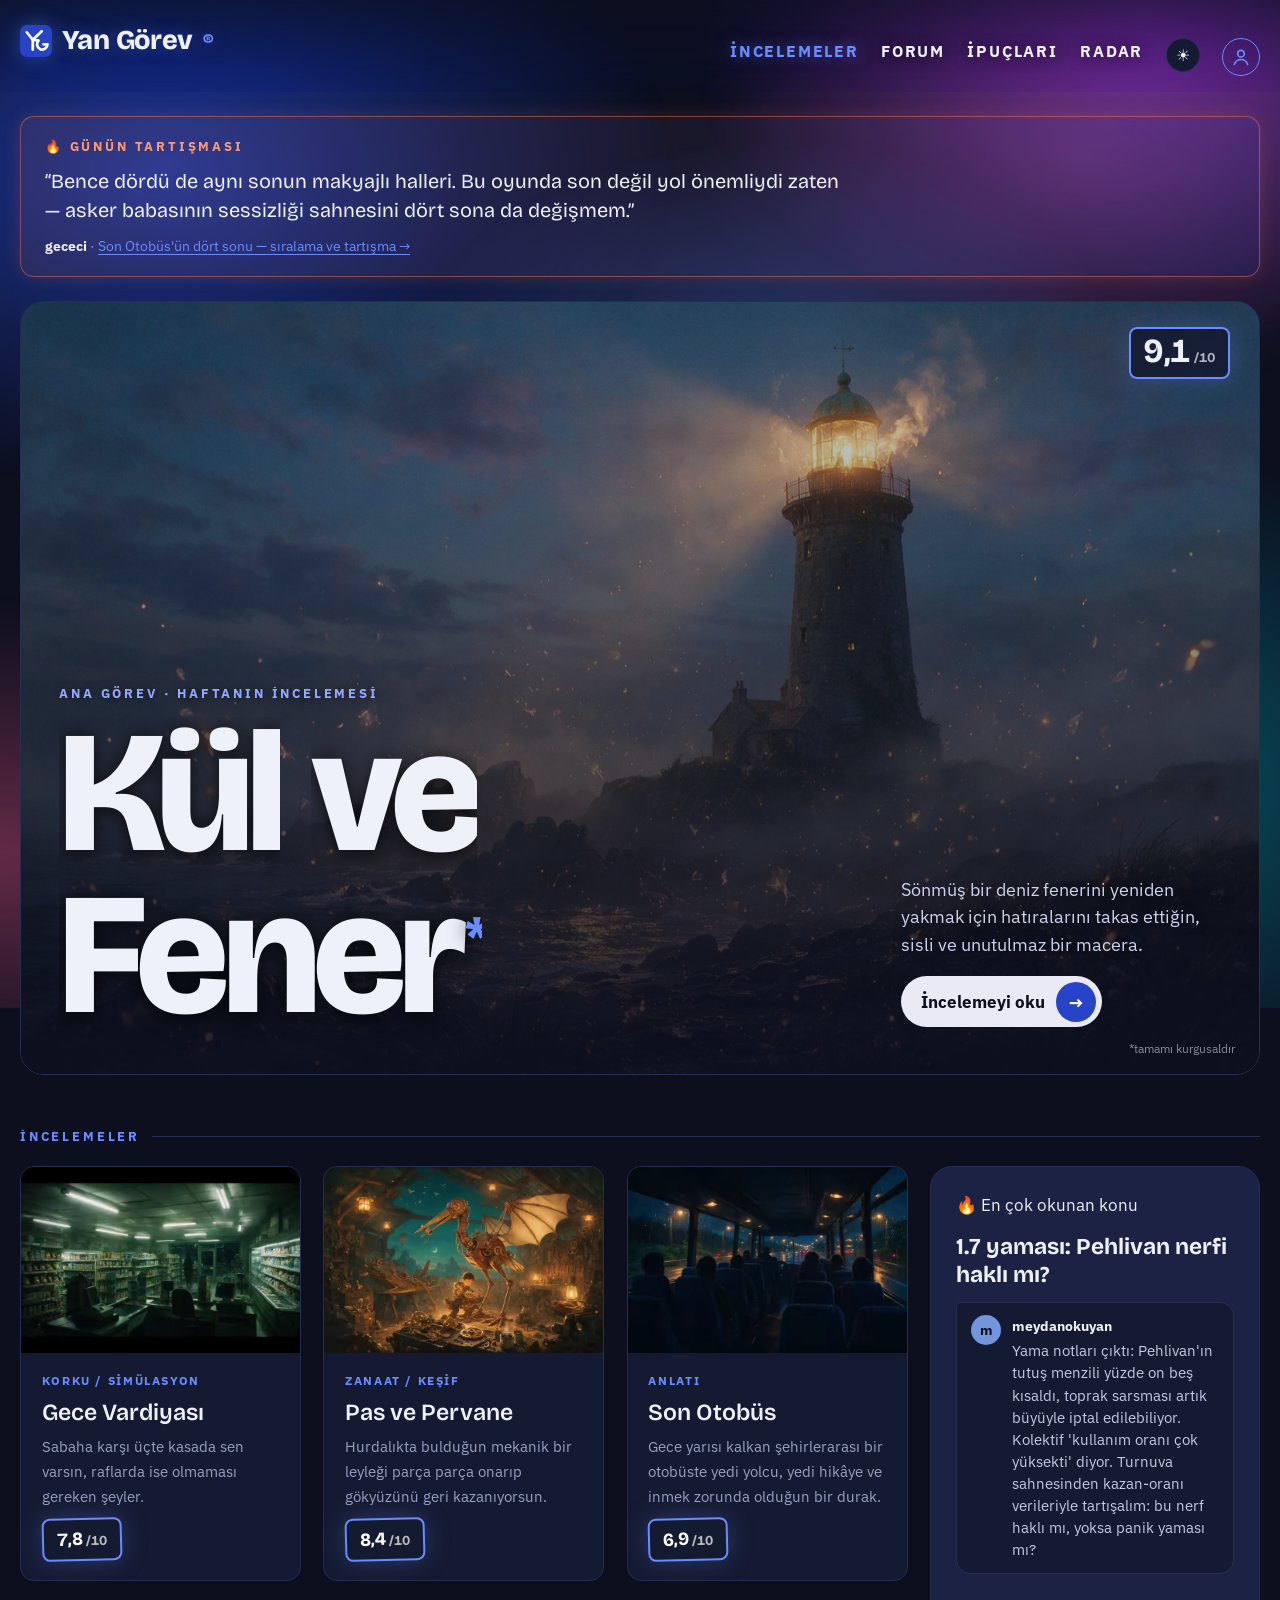
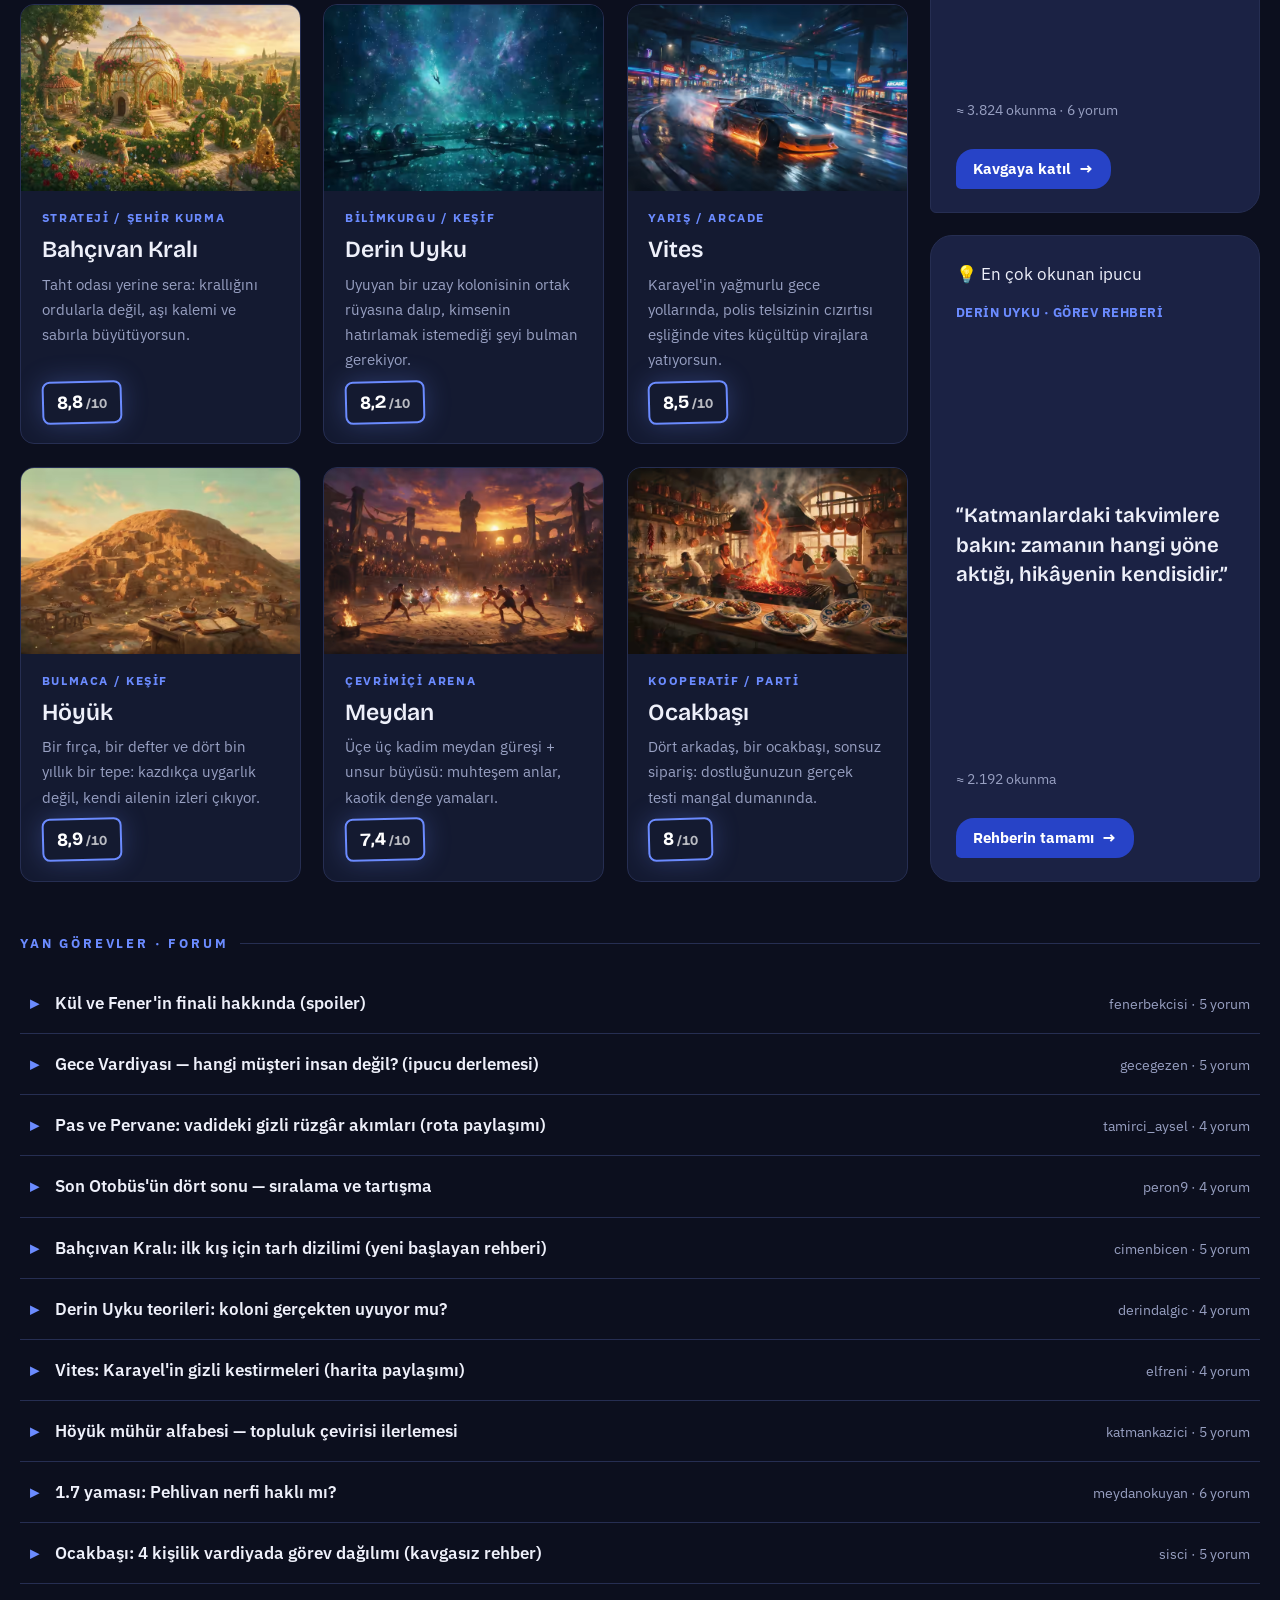
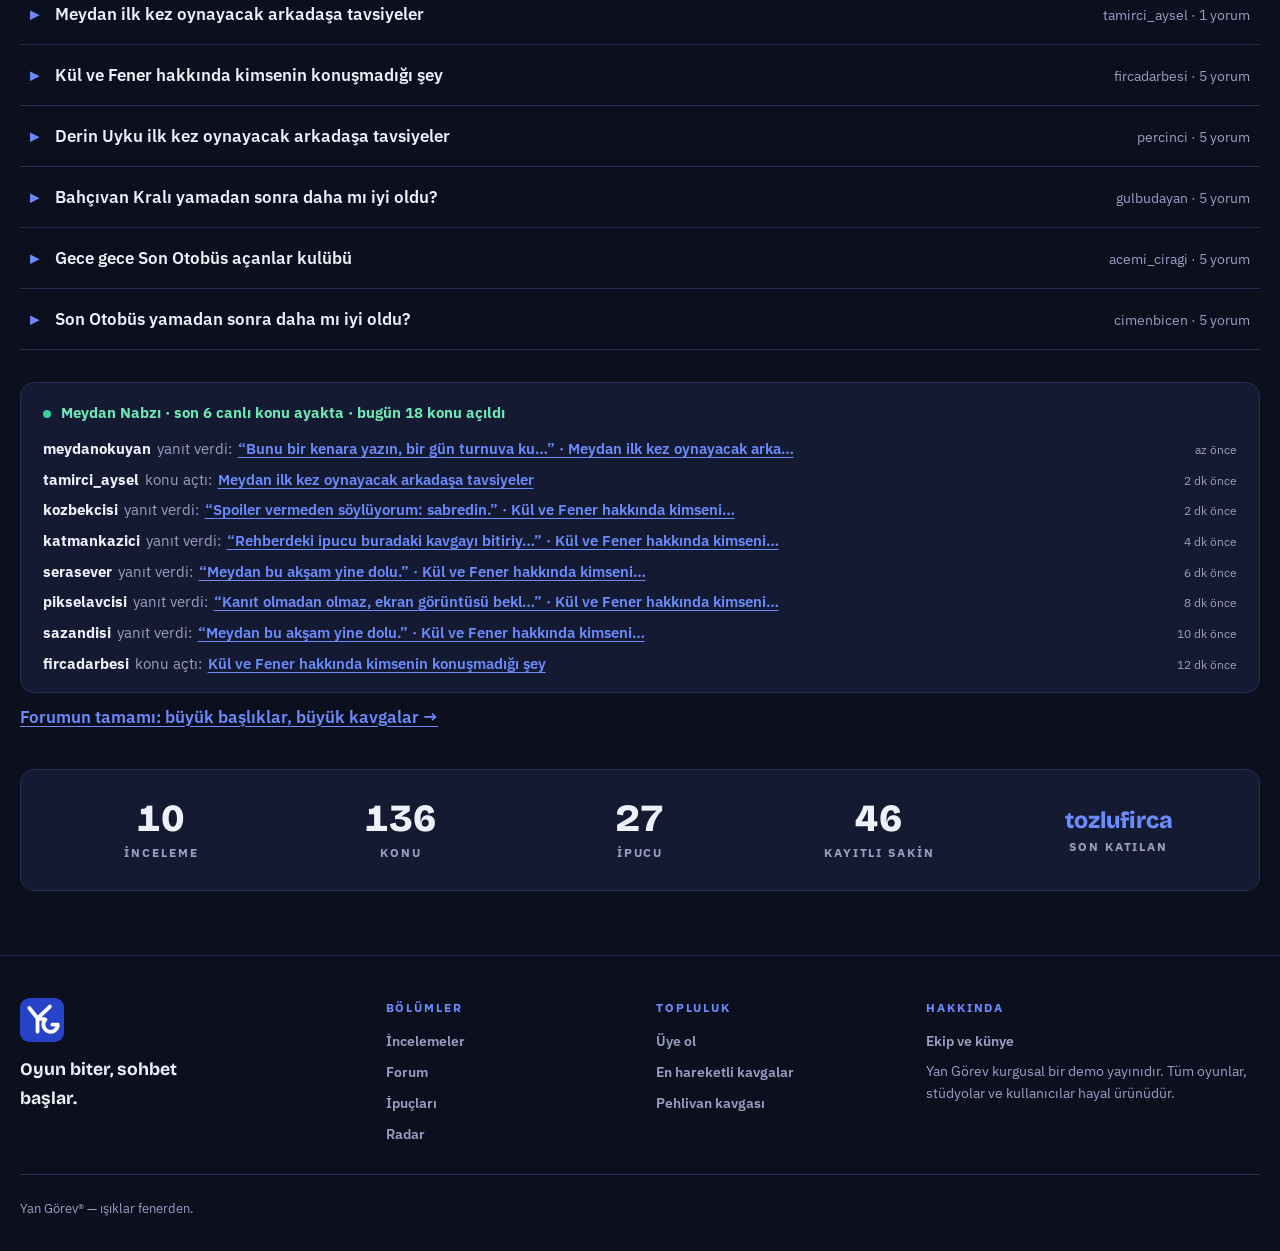
<file: index.html>
<!DOCTYPE html>
<html lang="tr">
<head>
  <meta charset="UTF-8">
  <meta name="viewport" content="width=device-width, initial-scale=1.0">
  <title>Yan Görev — Oyun İncelemeleri ve Forum</title>
  <meta name="description" content="Yan Görev: kurgusal oyun inceleme dergisi ve topluluk forumu demosu.">
  <script>document.documentElement.dataset.tema = localStorage.getItem("yg-tema") || "gece";</script>
  <link rel="icon" href="favicon.svg" type="image/svg+xml">
  <link rel="apple-touch-icon" href="apple-touch-icon.png">
  <link rel="manifest" href="manifest.webmanifest">
  <meta name="theme-color" content="#0c0f1e">
  <link rel="canonical" href="https://yan-gorev.vercel.app/">
  <link rel="preload" as="image" type="image/avif" imagesrcset="img/orta/kul-ve-fener.avif 720w, img/kul-ve-fener.avif 1400w" imagesizes="100vw" fetchpriority="high">
  <meta property="og:site_name" content="Yan Görev">
  <meta property="og:title" content="Yan Görev — Oyun İncelemeleri ve Forum">
  <meta property="og:description" content="Yan Görev: kurgusal oyun inceleme dergisi ve topluluk forumu demosu.">
  <meta property="og:image" content="https://yan-gorev.vercel.app/og.jpg">
  <meta property="og:type" content="website">
  <meta name="twitter:card" content="summary_large_image">
  <link rel="preconnect" href="https://fonts.googleapis.com">
  <link rel="preconnect" href="https://fonts.gstatic.com" crossorigin>
  <link href="https://fonts.googleapis.com/css2?family=Bricolage+Grotesque:opsz,wght@12..96,400..800&family=IBM+Plex+Sans:wght@400;600;700&display=swap" rel="stylesheet">
  <link rel="stylesheet" href="css/styles.css">
  <script type="application/ld+json">{"@context":"https://schema.org","@type":"ItemList","name":"Yan Görev — Oyun İncelemeleri","description":"Kurgusal oyun inceleme dergisi ve topluluk forumu demosu.","itemListElement":[{"@type":"ListItem","position":1,"url":"https://yan-gorev.vercel.app/oyun.html?id=kul-ve-fener","name":"Kül ve Fener incelemesi"},{"@type":"ListItem","position":2,"url":"https://yan-gorev.vercel.app/oyun.html?id=gece-vardiyasi","name":"Gece Vardiyası incelemesi"},{"@type":"ListItem","position":3,"url":"https://yan-gorev.vercel.app/oyun.html?id=pas-ve-pervane","name":"Pas ve Pervane incelemesi"},{"@type":"ListItem","position":4,"url":"https://yan-gorev.vercel.app/oyun.html?id=son-otobus","name":"Son Otobüs incelemesi"},{"@type":"ListItem","position":5,"url":"https://yan-gorev.vercel.app/oyun.html?id=bahcivan-krali","name":"Bahçıvan Kralı incelemesi"},{"@type":"ListItem","position":6,"url":"https://yan-gorev.vercel.app/oyun.html?id=derin-uyku","name":"Derin Uyku incelemesi"},{"@type":"ListItem","position":7,"url":"https://yan-gorev.vercel.app/oyun.html?id=vites","name":"Vites incelemesi"},{"@type":"ListItem","position":8,"url":"https://yan-gorev.vercel.app/oyun.html?id=hoyuk","name":"Höyük incelemesi"},{"@type":"ListItem","position":9,"url":"https://yan-gorev.vercel.app/oyun.html?id=meydan","name":"Meydan incelemesi"},{"@type":"ListItem","position":10,"url":"https://yan-gorev.vercel.app/oyun.html?id=ocakbasi","name":"Ocakbaşı incelemesi"}]}</script>
</head>
<body>
  <a class="atla" href="#icerik">İçeriğe atla</a>
  <header class="site-header">
    <a class="logo" href="index.html"><img class="logo-isaret" src="favicon.svg" alt="">Yan Görev</a>
    <nav>
      <a href="index.html#incelemeler">İncelemeler</a>
      <a href="forum.html">Forum</a>
      <a href="ipuclari.html">İpuçları</a>
      <a href="radar.html">Radar</a>
      <a href="uye.html" id="nav-profil" class="nav-profil" aria-label="Giriş ve üyelik"><svg viewBox="0 0 24 24" width="20" height="20" fill="none" stroke="currentColor" stroke-width="2" stroke-linecap="round" stroke-linejoin="round" aria-hidden="true"><circle cx="12" cy="8" r="4"/><path d="M4 21c1.5-4.2 4.8-6 8-6s6.5 1.8 8 6"/></svg></a>
    </nav>
  </header>
  <main id="icerik"></main>
  <noscript>
    <div style="max-width:70ch;margin:2rem auto;padding:0 1.25rem">
      <h1>Yan Görev — Oyun İncelemeleri ve Forum</h1>
      <p>Kurgusal oyun inceleme dergisi ve topluluk forumu demosu. Site JavaScript ile çalışır; incelemeler:</p>
      <ul><li><a href="oyun.html?id=kul-ve-fener">Kül ve Fener incelemesi</a></li><li><a href="oyun.html?id=gece-vardiyasi">Gece Vardiyası incelemesi</a></li><li><a href="oyun.html?id=pas-ve-pervane">Pas ve Pervane incelemesi</a></li><li><a href="oyun.html?id=son-otobus">Son Otobüs incelemesi</a></li><li><a href="oyun.html?id=bahcivan-krali">Bahçıvan Kralı incelemesi</a></li><li><a href="oyun.html?id=derin-uyku">Derin Uyku incelemesi</a></li><li><a href="oyun.html?id=vites">Vites incelemesi</a></li><li><a href="oyun.html?id=hoyuk">Höyük incelemesi</a></li><li><a href="oyun.html?id=meydan">Meydan incelemesi</a></li><li><a href="oyun.html?id=ocakbasi">Ocakbaşı incelemesi</a></li></ul>
      <p><a href="forum.html">Yan Görev Forum</a></p>
    </div>
  </noscript>
  <footer class="site-footer">
    <div class="footer-ust">
      <div class="footer-marka">
        <img class="footer-logo" src="favicon.svg" alt="Yan Görev logosu">
        <p class="footer-slogan">Oyun biter, sohbet başlar.</p>
      </div>
      <nav class="footer-kolon" aria-label="Bölümler">
        <p class="footer-baslik">Bölümler</p>
        <a href="index.html#incelemeler">İncelemeler</a>
        <a href="forum.html">Forum</a>
        <a href="ipuclari.html">İpuçları</a>
        <a href="radar.html">Radar</a>
      </nav>
      <nav class="footer-kolon" aria-label="Topluluk">
        <p class="footer-baslik">Topluluk</p>
        <a href="uye.html">Üye ol</a>
        <a href="forum.html?sirala=hareketli">En hareketli kavgalar</a>
        <a href="konu.html?id=meydan-denge">Pehlivan kavgası</a>
      </nav>
      <div class="footer-kolon">
        <p class="footer-baslik">Hakkında</p>
        <a href="ekip.html">Ekip ve künye</a>
        <p class="footer-not">Yan Görev kurgusal bir demo yayınıdır. Tüm oyunlar, stüdyolar ve kullanıcılar hayal ürünüdür.</p>
      </div>
    </div>
    <p class="footer-alt">Yan Görev® — ışıklar fenerden.</p>
  </footer>
  <script src="js/data.js" defer></script>
  <script src="js/app.js" defer></script>
</body>
</html>
</file>
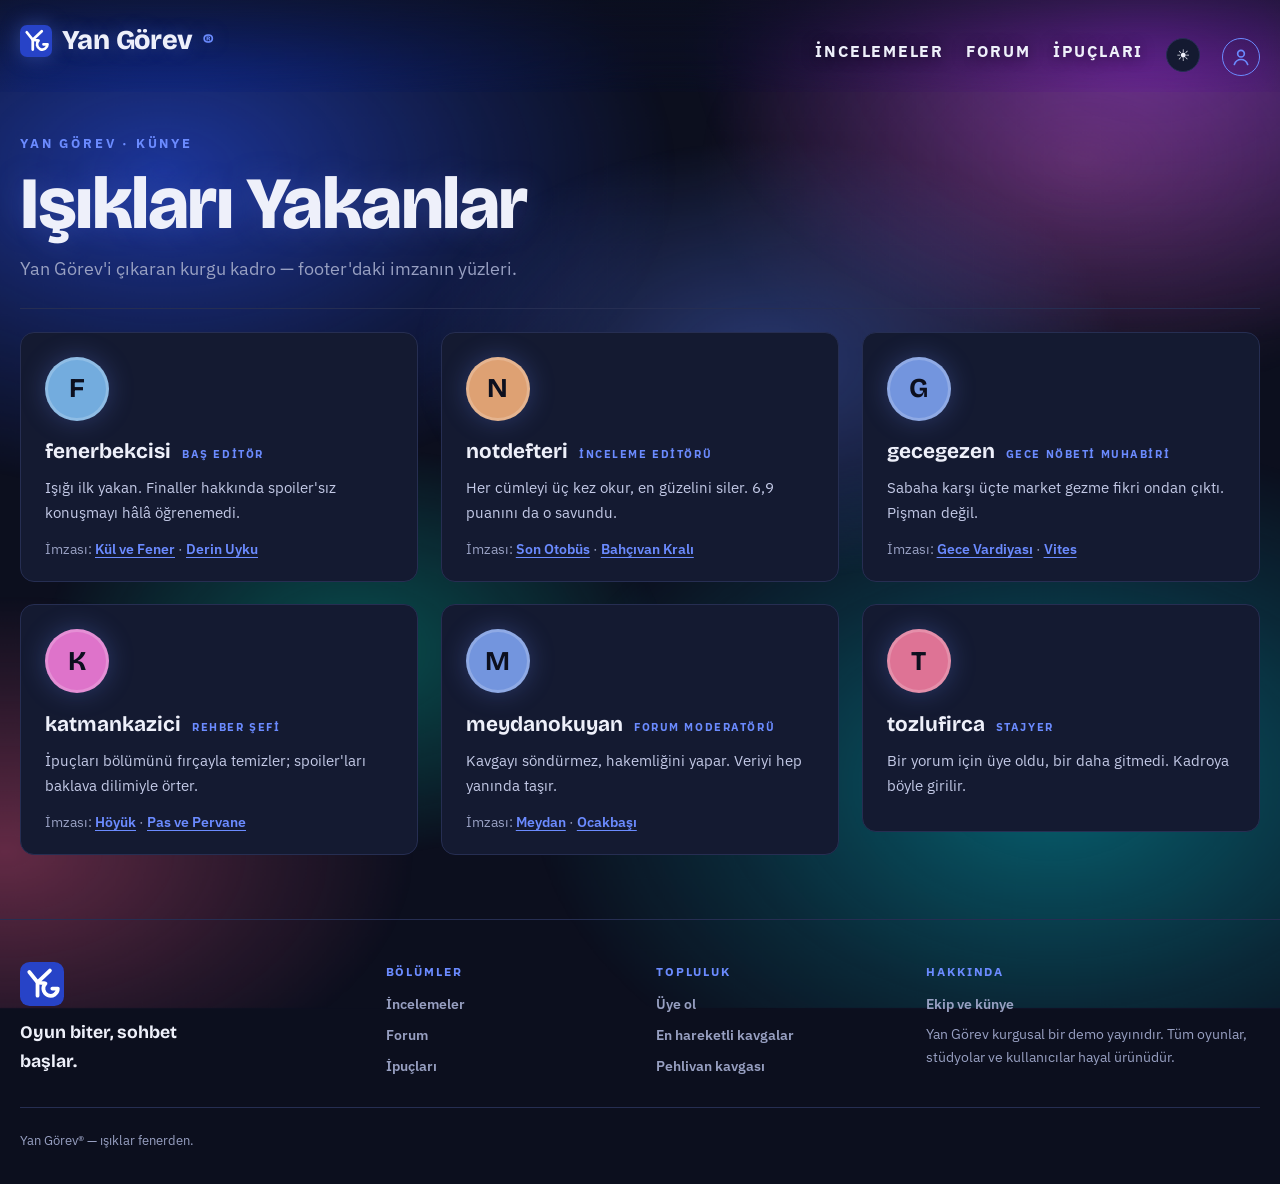
<file: ekip.html>
<!DOCTYPE html>
<html lang="tr">
<head>
  <meta charset="UTF-8">
  <meta name="viewport" content="width=device-width, initial-scale=1.0">
  <title>Ekip ve Künye — Yan Görev</title>
  <meta name="description" content="Yan Görev künyesi: dergiyi çıkaran kurgu kadro.">
  <script>document.documentElement.dataset.tema = localStorage.getItem("yg-tema") || "gece";</script>
  <link rel="icon" href="favicon.svg" type="image/svg+xml">
  <link rel="apple-touch-icon" href="apple-touch-icon.png">
  <link rel="manifest" href="manifest.webmanifest">
  <meta name="theme-color" content="#0c0f1e">
  <meta property="og:site_name" content="Yan Görev">
  <meta property="og:title" content="Ekip ve Künye — Yan Görev">
  <meta property="og:description" content="Dergiyi çıkaran kurgu kadro.">
  <meta property="og:image" content="https://yan-gorev.vercel.app/og.jpg">
  <meta property="og:type" content="website">
  <meta name="twitter:card" content="summary_large_image">
  <link rel="preconnect" href="https://fonts.googleapis.com">
  <link rel="preconnect" href="https://fonts.gstatic.com" crossorigin>
  <link href="https://fonts.googleapis.com/css2?family=Bricolage+Grotesque:opsz,wght@12..96,400..800&family=IBM+Plex+Sans:wght@400;600;700&display=swap" rel="stylesheet">
  <link rel="stylesheet" href="css/styles.css">
</head>
<body>
  <a class="atla" href="#icerik">İçeriğe atla</a>
  <header class="site-header">
    <a class="logo" href="index.html"><img class="logo-isaret" src="favicon.svg" alt="">Yan Görev</a>
    <nav>
      <a href="index.html#incelemeler">İncelemeler</a>
      <a href="forum.html">Forum</a>
      <a href="ipuclari.html">İpuçları</a>
      <a href="uye.html" id="nav-profil" class="nav-profil" aria-label="Giriş ve üyelik"><svg viewBox="0 0 24 24" width="20" height="20" fill="none" stroke="currentColor" stroke-width="2" stroke-linecap="round" stroke-linejoin="round" aria-hidden="true"><circle cx="12" cy="8" r="4"/><path d="M4 21c1.5-4.2 4.8-6 8-6s6.5 1.8 8 6"/></svg></a>
    </nav>
  </header>
  <main id="icerik"></main>
  <footer class="site-footer">
    <div class="footer-ust">
      <div class="footer-marka">
        <img class="footer-logo" src="favicon.svg" alt="Yan Görev logosu">
        <p class="footer-slogan">Oyun biter, sohbet başlar.</p>
      </div>
      <nav class="footer-kolon" aria-label="Bölümler">
        <p class="footer-baslik">Bölümler</p>
        <a href="index.html#incelemeler">İncelemeler</a>
        <a href="forum.html">Forum</a>
        <a href="ipuclari.html">İpuçları</a>
      </nav>
      <nav class="footer-kolon" aria-label="Topluluk">
        <p class="footer-baslik">Topluluk</p>
        <a href="uye.html">Üye ol</a>
        <a href="forum.html?sirala=hareketli">En hareketli kavgalar</a>
        <a href="konu.html?id=meydan-denge">Pehlivan kavgası</a>
      </nav>
      <div class="footer-kolon">
        <p class="footer-baslik">Hakkında</p>
        <a href="ekip.html">Ekip ve künye</a>
        <p class="footer-not">Yan Görev kurgusal bir demo yayınıdır. Tüm oyunlar, stüdyolar ve kullanıcılar hayal ürünüdür.</p>
      </div>
    </div>
    <p class="footer-alt">Yan Görev® — ışıklar fenerden.</p>
  </footer>
  <script src="js/data.js" defer></script>
  <script src="js/app.js" defer></script>
</body>
</html>
</file>
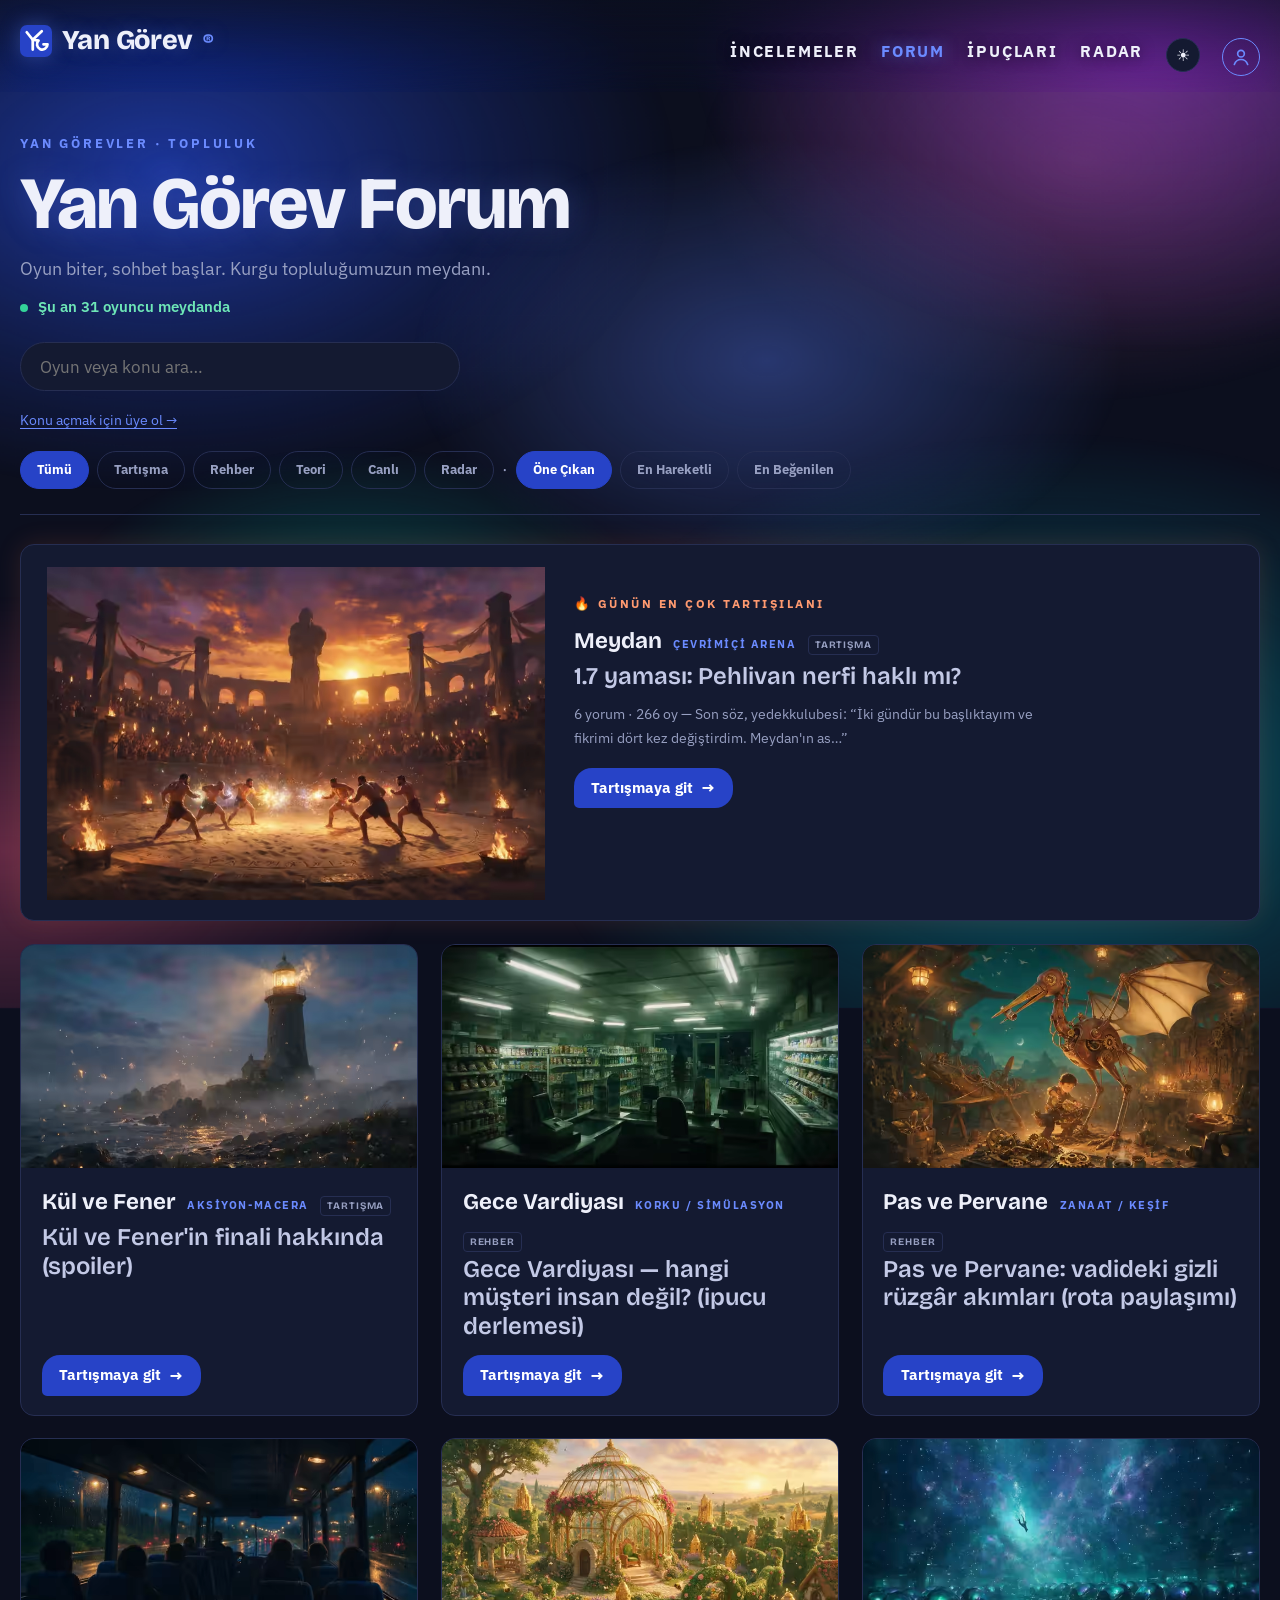
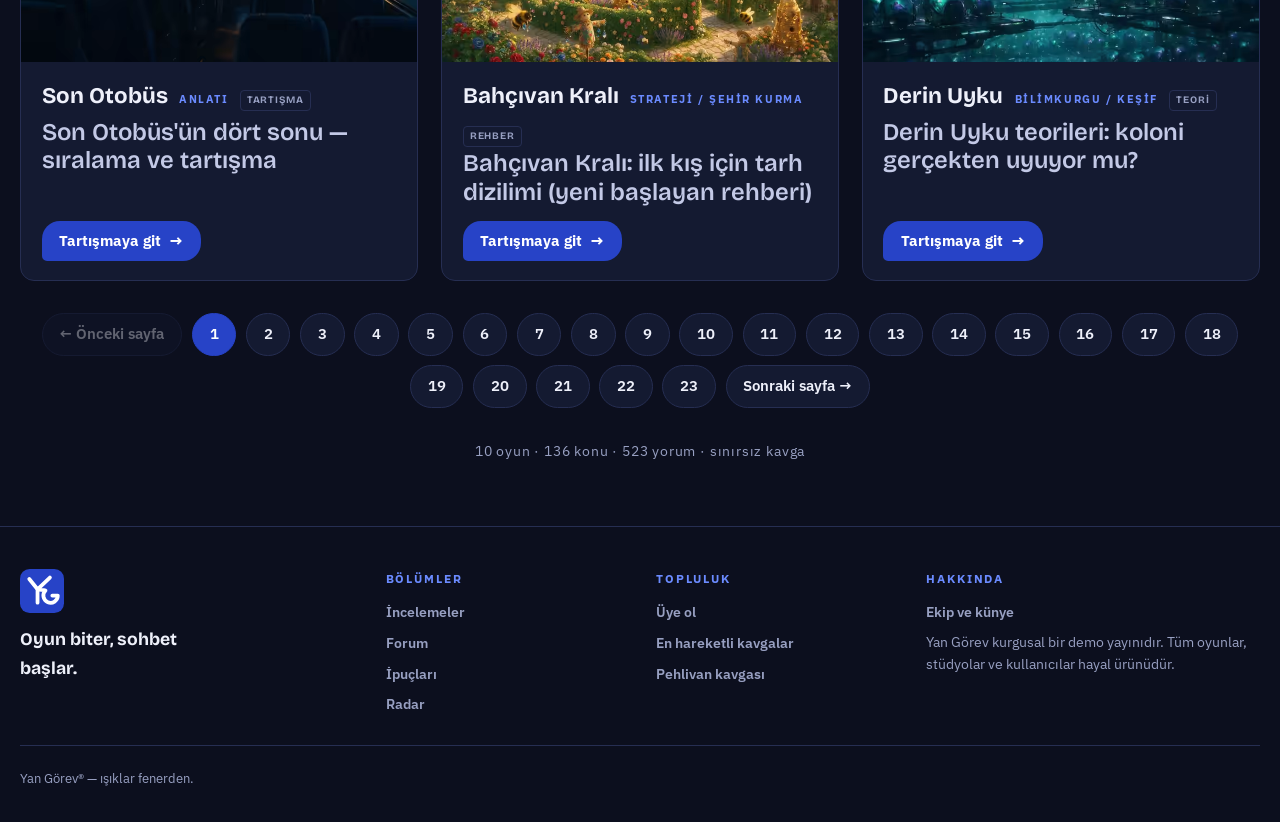
<file: forum.html>
<!DOCTYPE html>
<html lang="tr">
<head>
  <meta charset="UTF-8">
  <meta name="viewport" content="width=device-width, initial-scale=1.0">
  <title>Yan Görev Forum</title>
  <meta name="description" content="Yan Görev Forum: kurgu oyun topluluğumuzun tartışma meydanı.">
  <script>document.documentElement.dataset.tema = localStorage.getItem("yg-tema") || "gece";</script>
  <link rel="icon" href="favicon.svg" type="image/svg+xml">
  <link rel="apple-touch-icon" href="apple-touch-icon.png">
  <link rel="manifest" href="manifest.webmanifest">
  <meta name="theme-color" content="#0c0f1e">
  <link rel="canonical" href="https://yan-gorev.vercel.app/forum.html">
  <meta property="og:site_name" content="Yan Görev">
  <meta property="og:title" content="Yan Görev Forum">
  <meta property="og:description" content="Yan Görev Forum: kurgu oyun topluluğumuzun tartışma meydanı.">
  <meta property="og:image" content="https://yan-gorev.vercel.app/og.jpg">
  <meta property="og:type" content="website">
  <meta name="twitter:card" content="summary_large_image">
  <link rel="preconnect" href="https://fonts.googleapis.com">
  <link rel="preconnect" href="https://fonts.gstatic.com" crossorigin>
  <link href="https://fonts.googleapis.com/css2?family=Bricolage+Grotesque:opsz,wght@12..96,400..800&family=IBM+Plex+Sans:wght@400;600;700&display=swap" rel="stylesheet">
  <link rel="stylesheet" href="css/styles.css">
</head>
<body>
  <a class="atla" href="#icerik">İçeriğe atla</a>
  <header class="site-header">
    <a class="logo" href="index.html"><img class="logo-isaret" src="favicon.svg" alt="">Yan Görev</a>
    <nav>
      <a href="index.html#incelemeler">İncelemeler</a>
      <a href="forum.html">Forum</a>
      <a href="ipuclari.html">İpuçları</a>
      <a href="radar.html">Radar</a>
      <a href="uye.html" id="nav-profil" class="nav-profil" aria-label="Giriş ve üyelik"><svg viewBox="0 0 24 24" width="20" height="20" fill="none" stroke="currentColor" stroke-width="2" stroke-linecap="round" stroke-linejoin="round" aria-hidden="true"><circle cx="12" cy="8" r="4"/><path d="M4 21c1.5-4.2 4.8-6 8-6s6.5 1.8 8 6"/></svg></a>
    </nav>
  </header>
  <main id="icerik"></main>
  <footer class="site-footer">
    <div class="footer-ust">
      <div class="footer-marka">
        <img class="footer-logo" src="favicon.svg" alt="Yan Görev logosu">
        <p class="footer-slogan">Oyun biter, sohbet başlar.</p>
      </div>
      <nav class="footer-kolon" aria-label="Bölümler">
        <p class="footer-baslik">Bölümler</p>
        <a href="index.html#incelemeler">İncelemeler</a>
        <a href="forum.html">Forum</a>
        <a href="ipuclari.html">İpuçları</a>
        <a href="radar.html">Radar</a>
      </nav>
      <nav class="footer-kolon" aria-label="Topluluk">
        <p class="footer-baslik">Topluluk</p>
        <a href="uye.html">Üye ol</a>
        <a href="forum.html?sirala=hareketli">En hareketli kavgalar</a>
        <a href="konu.html?id=meydan-denge">Pehlivan kavgası</a>
      </nav>
      <div class="footer-kolon">
        <p class="footer-baslik">Hakkında</p>
        <a href="ekip.html">Ekip ve künye</a>
        <p class="footer-not">Yan Görev kurgusal bir demo yayınıdır. Tüm oyunlar, stüdyolar ve kullanıcılar hayal ürünüdür.</p>
      </div>
    </div>
    <p class="footer-alt">Yan Görev® — ışıklar fenerden.</p>
  </footer>
  <script src="js/data.js" defer></script>
  <script src="js/app.js" defer></script>
</body>
</html>
</file>
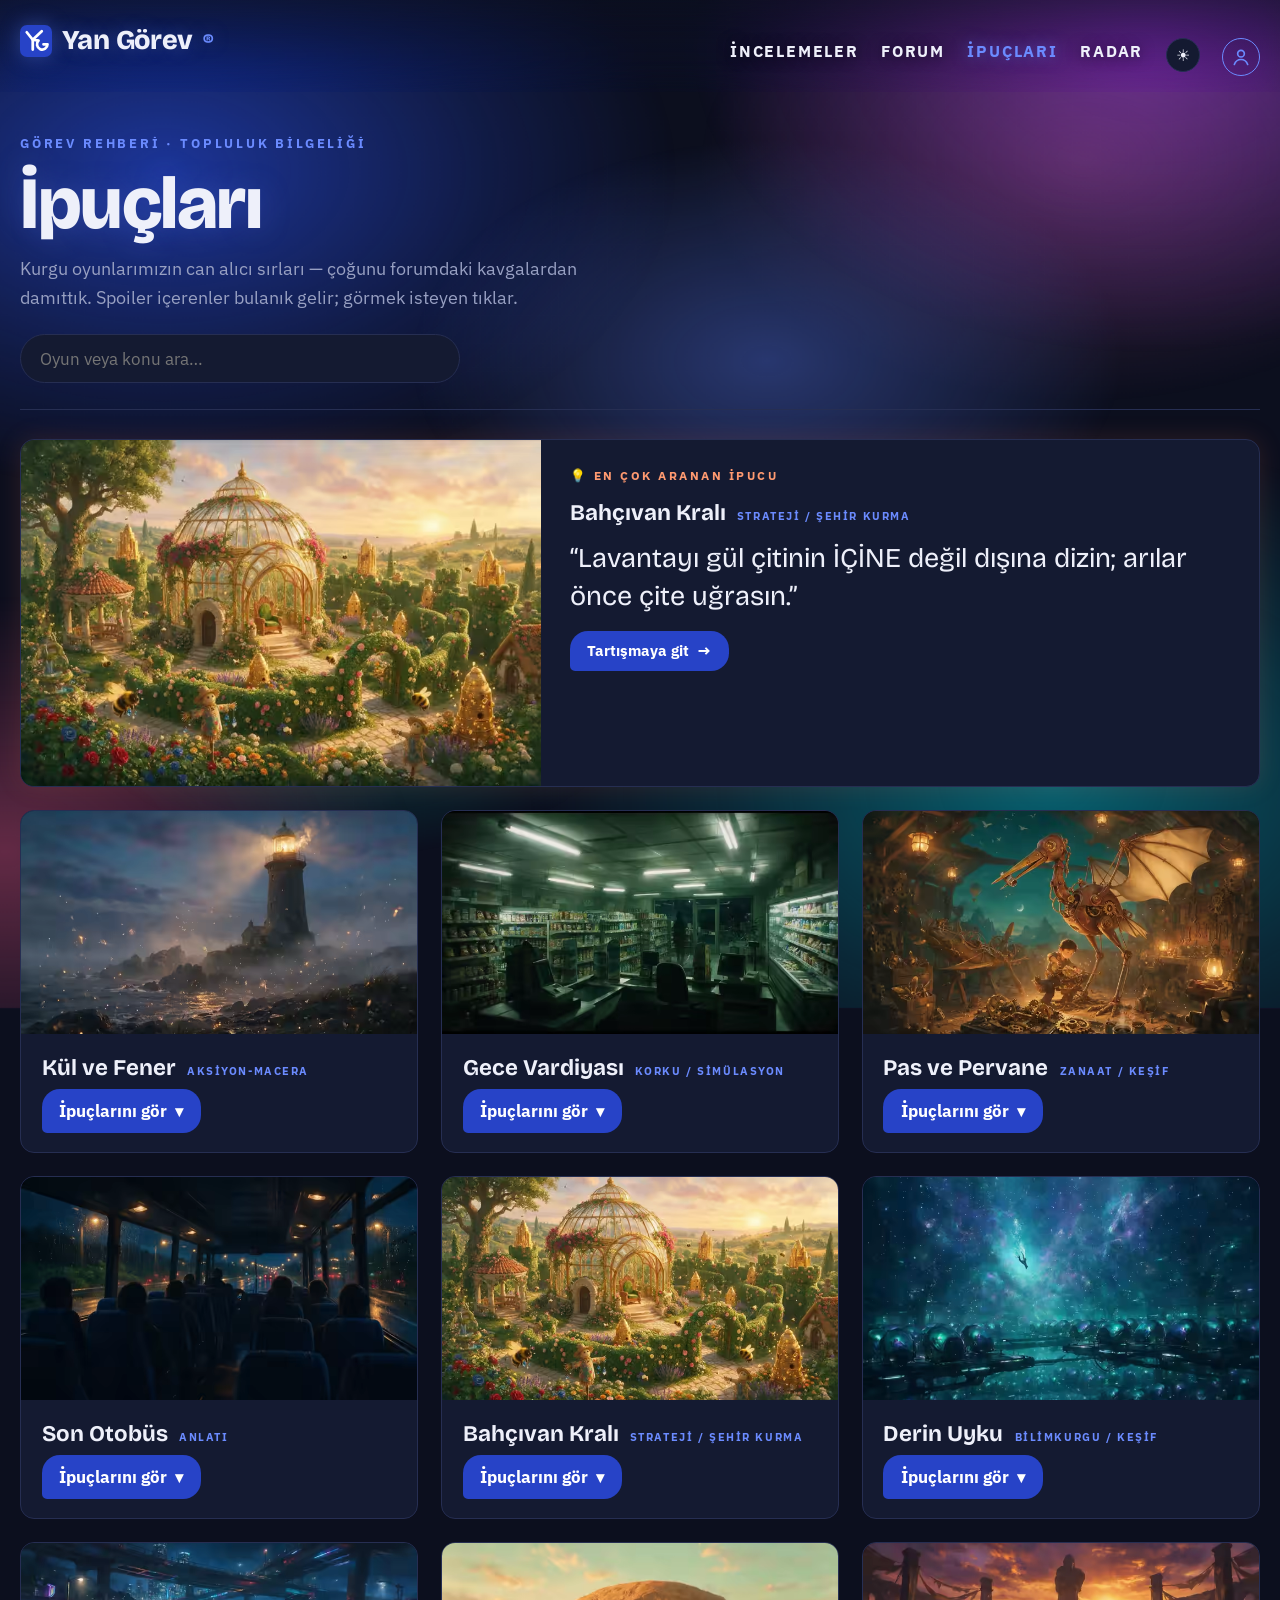
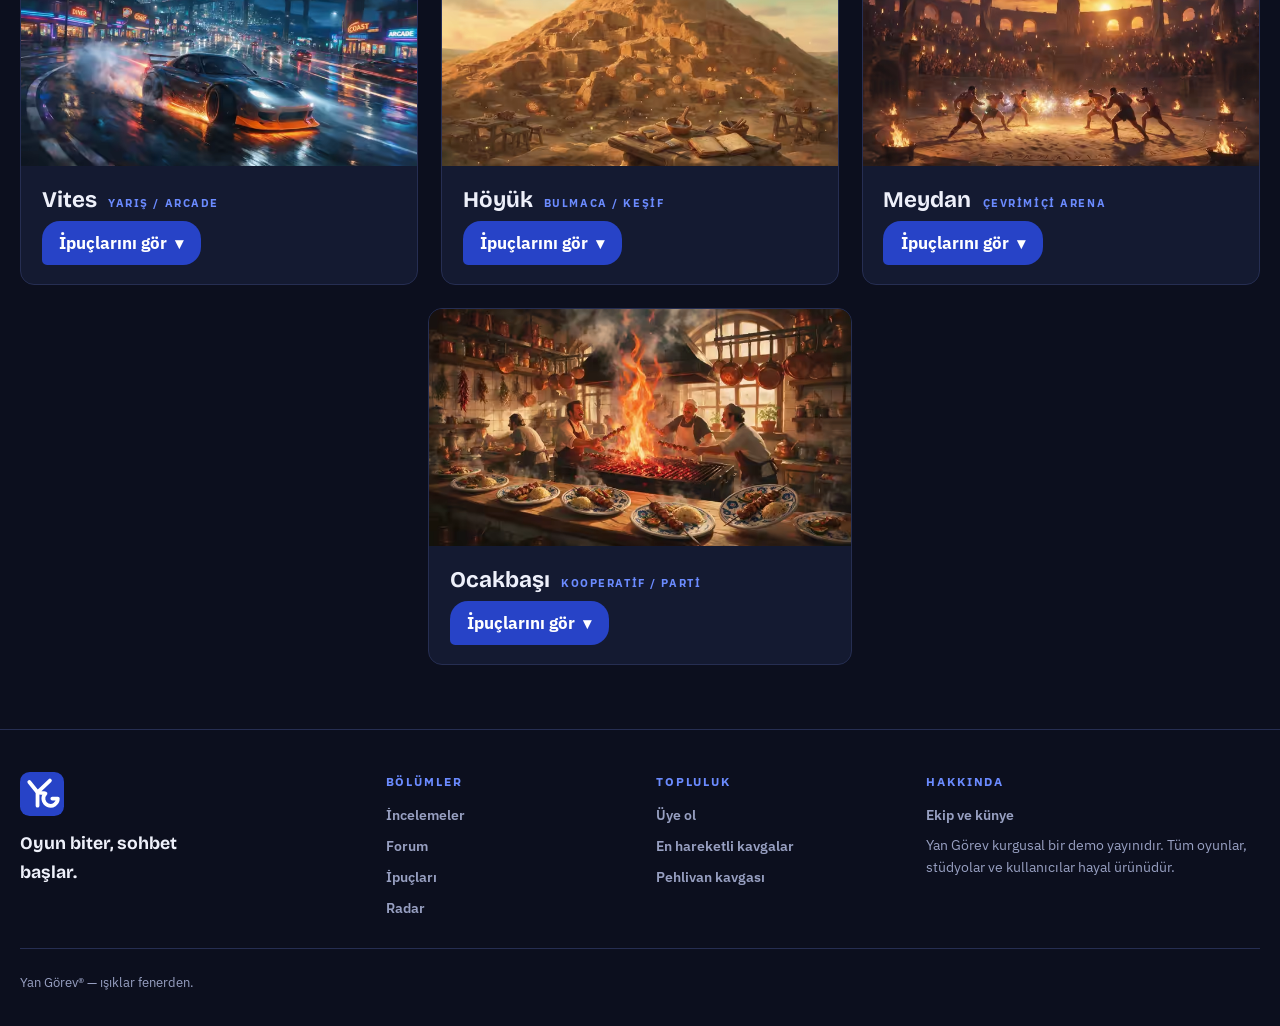
<file: ipuclari.html>
<!DOCTYPE html>
<html lang="tr">
<head>
  <meta charset="UTF-8">
  <meta name="viewport" content="width=device-width, initial-scale=1.0">
  <title>İpuçları — Yan Görev</title>
  <meta name="description" content="Yan Görev ipuçları rehberi: kurgu oyunlarımızın can alıcı sırları ve oyunculara küçük yardımlar.">
  <script>document.documentElement.dataset.tema = localStorage.getItem("yg-tema") || "gece";</script>
  <link rel="icon" href="favicon.svg" type="image/svg+xml">
  <link rel="apple-touch-icon" href="apple-touch-icon.png">
  <link rel="manifest" href="manifest.webmanifest">
  <meta name="theme-color" content="#0c0f1e">
  <link rel="canonical" href="https://yan-gorev.vercel.app/ipuclari.html">
  <meta property="og:site_name" content="Yan Görev">
  <meta property="og:title" content="İpuçları — Yan Görev">
  <meta property="og:description" content="Kurgu oyunlarımızın can alıcı sırları ve oyunculara küçük yardımlar.">
  <meta property="og:image" content="https://yan-gorev.vercel.app/og.jpg">
  <meta property="og:type" content="website">
  <meta name="twitter:card" content="summary_large_image">
  <link rel="preconnect" href="https://fonts.googleapis.com">
  <link rel="preconnect" href="https://fonts.gstatic.com" crossorigin>
  <link href="https://fonts.googleapis.com/css2?family=Bricolage+Grotesque:opsz,wght@12..96,400..800&family=IBM+Plex+Sans:wght@400;600;700&display=swap" rel="stylesheet">
  <link rel="stylesheet" href="css/styles.css">
</head>
<body>
  <a class="atla" href="#icerik">İçeriğe atla</a>
  <header class="site-header">
    <a class="logo" href="index.html"><img class="logo-isaret" src="favicon.svg" alt="">Yan Görev</a>
    <nav>
      <a href="index.html#incelemeler">İncelemeler</a>
      <a href="forum.html">Forum</a>
      <a href="ipuclari.html">İpuçları</a>
      <a href="radar.html">Radar</a>
      <a href="uye.html" id="nav-profil" class="nav-profil" aria-label="Giriş ve üyelik"><svg viewBox="0 0 24 24" width="20" height="20" fill="none" stroke="currentColor" stroke-width="2" stroke-linecap="round" stroke-linejoin="round" aria-hidden="true"><circle cx="12" cy="8" r="4"/><path d="M4 21c1.5-4.2 4.8-6 8-6s6.5 1.8 8 6"/></svg></a>
    </nav>
  </header>
  <main id="icerik"></main>
  <footer class="site-footer">
    <div class="footer-ust">
      <div class="footer-marka">
        <img class="footer-logo" src="favicon.svg" alt="Yan Görev logosu">
        <p class="footer-slogan">Oyun biter, sohbet başlar.</p>
      </div>
      <nav class="footer-kolon" aria-label="Bölümler">
        <p class="footer-baslik">Bölümler</p>
        <a href="index.html#incelemeler">İncelemeler</a>
        <a href="forum.html">Forum</a>
        <a href="ipuclari.html">İpuçları</a>
        <a href="radar.html">Radar</a>
      </nav>
      <nav class="footer-kolon" aria-label="Topluluk">
        <p class="footer-baslik">Topluluk</p>
        <a href="uye.html">Üye ol</a>
        <a href="forum.html?sirala=hareketli">En hareketli kavgalar</a>
        <a href="konu.html?id=meydan-denge">Pehlivan kavgası</a>
      </nav>
      <div class="footer-kolon">
        <p class="footer-baslik">Hakkında</p>
        <a href="ekip.html">Ekip ve künye</a>
        <p class="footer-not">Yan Görev kurgusal bir demo yayınıdır. Tüm oyunlar, stüdyolar ve kullanıcılar hayal ürünüdür.</p>
      </div>
    </div>
    <p class="footer-alt">Yan Görev® — ışıklar fenerden.</p>
  </footer>
  <script src="js/data.js" defer></script>
  <script src="js/app.js" defer></script>
</body>
</html>
</file>
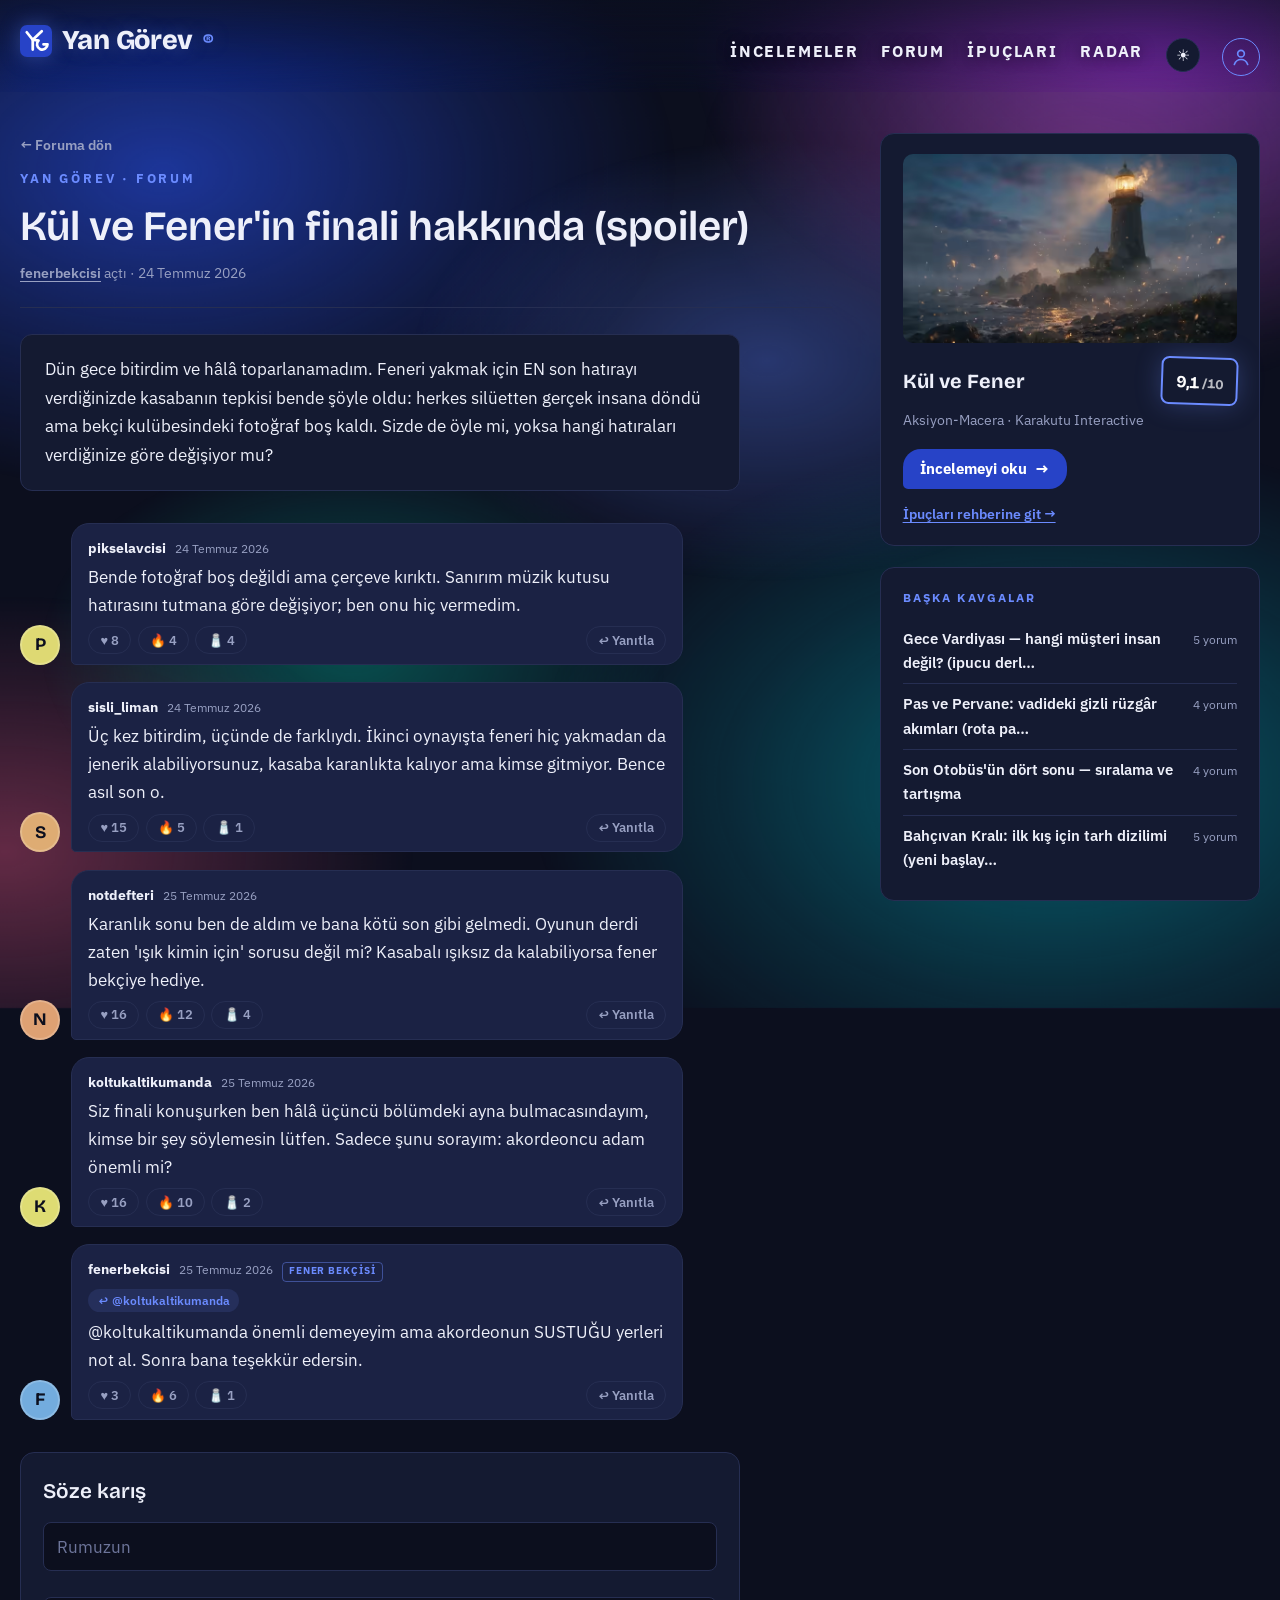
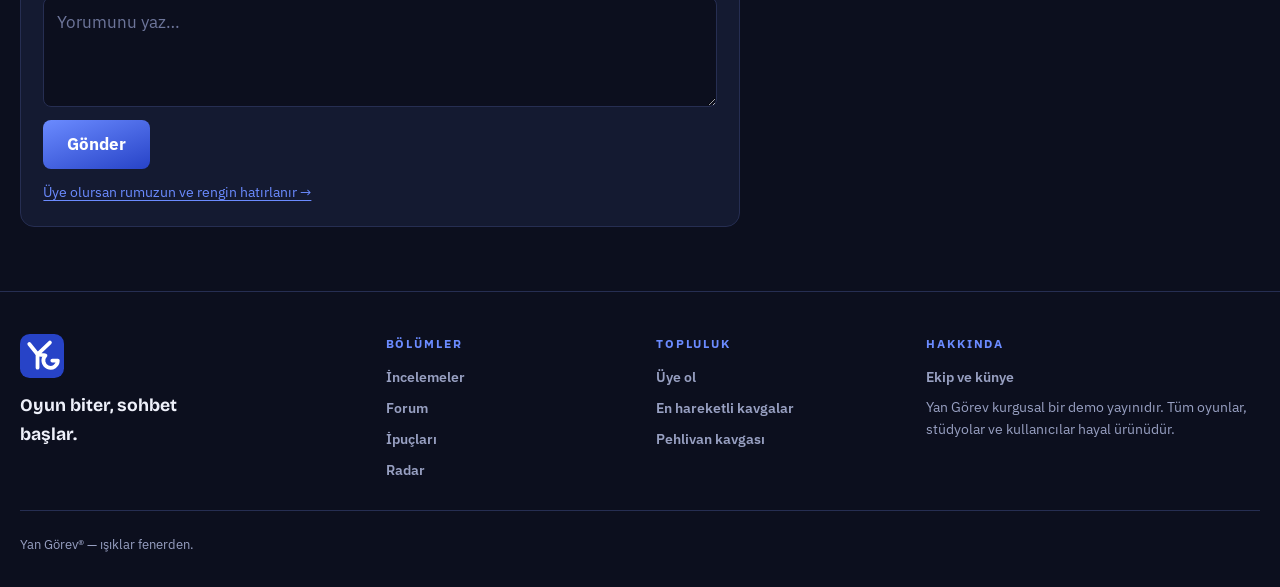
<file: konu.html>
<!DOCTYPE html>
<html lang="tr">
<head>
  <meta charset="UTF-8">
  <meta name="viewport" content="width=device-width, initial-scale=1.0">
  <title>Forum — Yan Görev</title>
  <meta name="description" content="Yan Görev forum konusu — kurgusal demo yayını.">
  <script>document.documentElement.dataset.tema = localStorage.getItem("yg-tema") || "gece";</script>
  <link rel="icon" href="favicon.svg" type="image/svg+xml">
  <link rel="apple-touch-icon" href="apple-touch-icon.png">
  <link rel="manifest" href="manifest.webmanifest">
  <meta name="theme-color" content="#0c0f1e">
  <link rel="canonical" href="https://yan-gorev.vercel.app/konu.html">
  <meta property="og:site_name" content="Yan Görev">
  <meta property="og:title" content="Forum — Yan Görev">
  <meta property="og:description" content="Yan Görev forum konusu — kurgusal demo yayını.">
  <meta property="og:image" content="https://yan-gorev.vercel.app/og.jpg">
  <meta property="og:type" content="website">
  <meta name="twitter:card" content="summary_large_image">
  <link rel="preconnect" href="https://fonts.googleapis.com">
  <link rel="preconnect" href="https://fonts.gstatic.com" crossorigin>
  <link href="https://fonts.googleapis.com/css2?family=Bricolage+Grotesque:opsz,wght@12..96,400..800&family=IBM+Plex+Sans:wght@400;600;700&display=swap" rel="stylesheet">
  <link rel="stylesheet" href="css/styles.css">
</head>
<body>
  <a class="atla" href="#icerik">İçeriğe atla</a>
  <header class="site-header">
    <a class="logo" href="index.html"><img class="logo-isaret" src="favicon.svg" alt="">Yan Görev</a>
    <nav>
      <a href="index.html#incelemeler">İncelemeler</a>
      <a href="forum.html">Forum</a>
      <a href="ipuclari.html">İpuçları</a>
      <a href="radar.html">Radar</a>
      <a href="uye.html" id="nav-profil" class="nav-profil" aria-label="Giriş ve üyelik"><svg viewBox="0 0 24 24" width="20" height="20" fill="none" stroke="currentColor" stroke-width="2" stroke-linecap="round" stroke-linejoin="round" aria-hidden="true"><circle cx="12" cy="8" r="4"/><path d="M4 21c1.5-4.2 4.8-6 8-6s6.5 1.8 8 6"/></svg></a>
    </nav>
  </header>
  <main id="icerik"></main>
  <footer class="site-footer">
    <div class="footer-ust">
      <div class="footer-marka">
        <img class="footer-logo" src="favicon.svg" alt="Yan Görev logosu">
        <p class="footer-slogan">Oyun biter, sohbet başlar.</p>
      </div>
      <nav class="footer-kolon" aria-label="Bölümler">
        <p class="footer-baslik">Bölümler</p>
        <a href="index.html#incelemeler">İncelemeler</a>
        <a href="forum.html">Forum</a>
        <a href="ipuclari.html">İpuçları</a>
        <a href="radar.html">Radar</a>
      </nav>
      <nav class="footer-kolon" aria-label="Topluluk">
        <p class="footer-baslik">Topluluk</p>
        <a href="uye.html">Üye ol</a>
        <a href="forum.html?sirala=hareketli">En hareketli kavgalar</a>
        <a href="konu.html?id=meydan-denge">Pehlivan kavgası</a>
      </nav>
      <div class="footer-kolon">
        <p class="footer-baslik">Hakkında</p>
        <a href="ekip.html">Ekip ve künye</a>
        <p class="footer-not">Yan Görev kurgusal bir demo yayınıdır. Tüm oyunlar, stüdyolar ve kullanıcılar hayal ürünüdür.</p>
      </div>
    </div>
    <p class="footer-alt">Yan Görev® — ışıklar fenerden.</p>
  </footer>
  <script src="js/data.js" defer></script>
  <script src="js/app.js" defer></script>
</body>
</html>
</file>
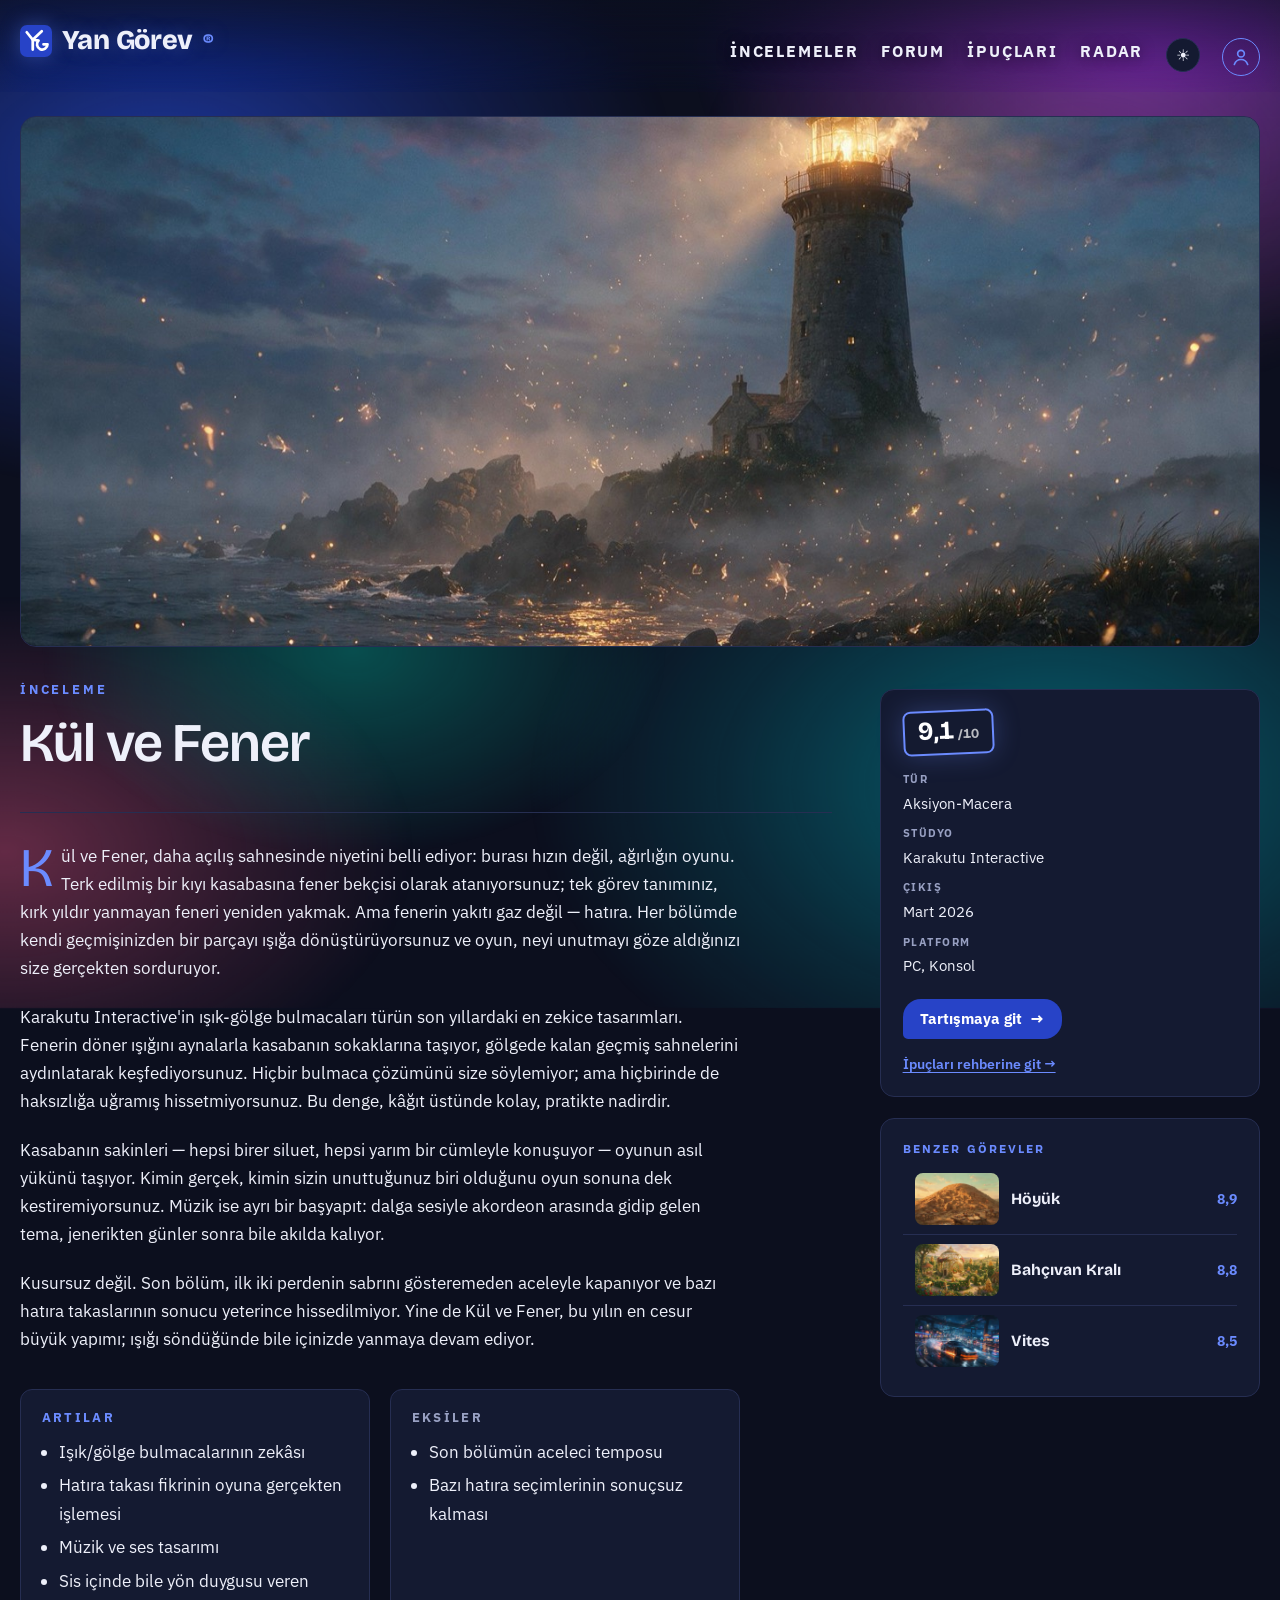
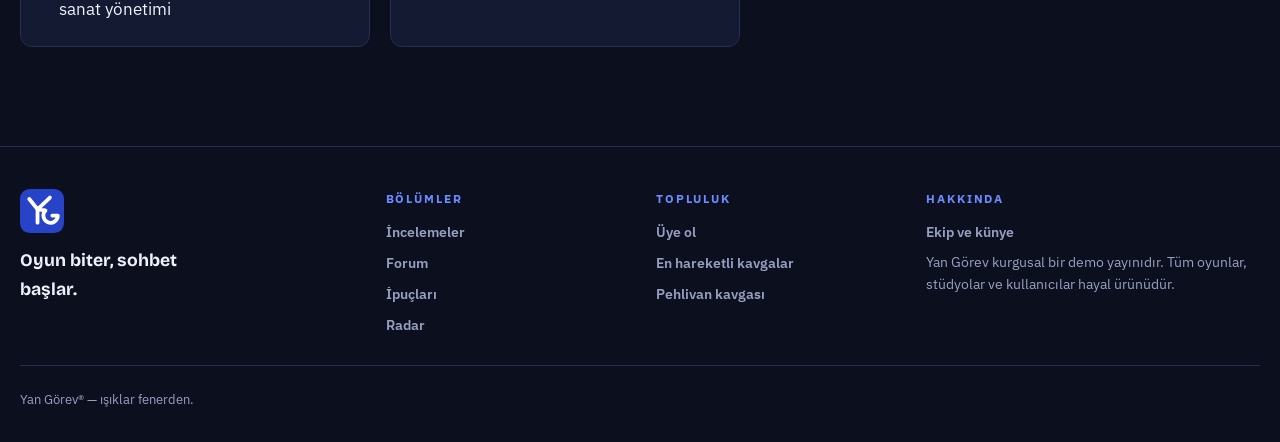
<file: oyun.html>
<!DOCTYPE html>
<html lang="tr">
<head>
  <meta charset="UTF-8">
  <meta name="viewport" content="width=device-width, initial-scale=1.0">
  <title>İnceleme — Yan Görev</title>
  <meta name="description" content="Yan Görev oyun incelemesi — kurgusal demo yayını.">
  <script>document.documentElement.dataset.tema = localStorage.getItem("yg-tema") || "gece";</script>
  <link rel="icon" href="favicon.svg" type="image/svg+xml">
  <link rel="apple-touch-icon" href="apple-touch-icon.png">
  <link rel="manifest" href="manifest.webmanifest">
  <meta name="theme-color" content="#0c0f1e">
  <link rel="canonical" href="https://yan-gorev.vercel.app/oyun.html">
  <meta property="og:site_name" content="Yan Görev">
  <meta property="og:title" content="İnceleme — Yan Görev">
  <meta property="og:description" content="Yan Görev oyun incelemesi — kurgusal demo yayını.">
  <meta property="og:image" content="https://yan-gorev.vercel.app/og.jpg">
  <meta property="og:type" content="website">
  <meta name="twitter:card" content="summary_large_image">
  <link rel="preconnect" href="https://fonts.googleapis.com">
  <link rel="preconnect" href="https://fonts.gstatic.com" crossorigin>
  <link href="https://fonts.googleapis.com/css2?family=Bricolage+Grotesque:opsz,wght@12..96,400..800&family=IBM+Plex+Sans:wght@400;600;700&display=swap" rel="stylesheet">
  <link rel="stylesheet" href="css/styles.css">
</head>
<body>
  <a class="atla" href="#icerik">İçeriğe atla</a>
  <header class="site-header">
    <a class="logo" href="index.html"><img class="logo-isaret" src="favicon.svg" alt="">Yan Görev</a>
    <nav>
      <a href="index.html#incelemeler">İncelemeler</a>
      <a href="forum.html">Forum</a>
      <a href="ipuclari.html">İpuçları</a>
      <a href="radar.html">Radar</a>
      <a href="uye.html" id="nav-profil" class="nav-profil" aria-label="Giriş ve üyelik"><svg viewBox="0 0 24 24" width="20" height="20" fill="none" stroke="currentColor" stroke-width="2" stroke-linecap="round" stroke-linejoin="round" aria-hidden="true"><circle cx="12" cy="8" r="4"/><path d="M4 21c1.5-4.2 4.8-6 8-6s6.5 1.8 8 6"/></svg></a>
    </nav>
  </header>
  <main id="icerik"></main>
  <footer class="site-footer">
    <div class="footer-ust">
      <div class="footer-marka">
        <img class="footer-logo" src="favicon.svg" alt="Yan Görev logosu">
        <p class="footer-slogan">Oyun biter, sohbet başlar.</p>
      </div>
      <nav class="footer-kolon" aria-label="Bölümler">
        <p class="footer-baslik">Bölümler</p>
        <a href="index.html#incelemeler">İncelemeler</a>
        <a href="forum.html">Forum</a>
        <a href="ipuclari.html">İpuçları</a>
        <a href="radar.html">Radar</a>
      </nav>
      <nav class="footer-kolon" aria-label="Topluluk">
        <p class="footer-baslik">Topluluk</p>
        <a href="uye.html">Üye ol</a>
        <a href="forum.html?sirala=hareketli">En hareketli kavgalar</a>
        <a href="konu.html?id=meydan-denge">Pehlivan kavgası</a>
      </nav>
      <div class="footer-kolon">
        <p class="footer-baslik">Hakkında</p>
        <a href="ekip.html">Ekip ve künye</a>
        <p class="footer-not">Yan Görev kurgusal bir demo yayınıdır. Tüm oyunlar, stüdyolar ve kullanıcılar hayal ürünüdür.</p>
      </div>
    </div>
    <p class="footer-alt">Yan Görev® — ışıklar fenerden.</p>
  </footer>
  <script src="js/data.js" defer></script>
  <script src="js/app.js" defer></script>
</body>
</html>
</file>
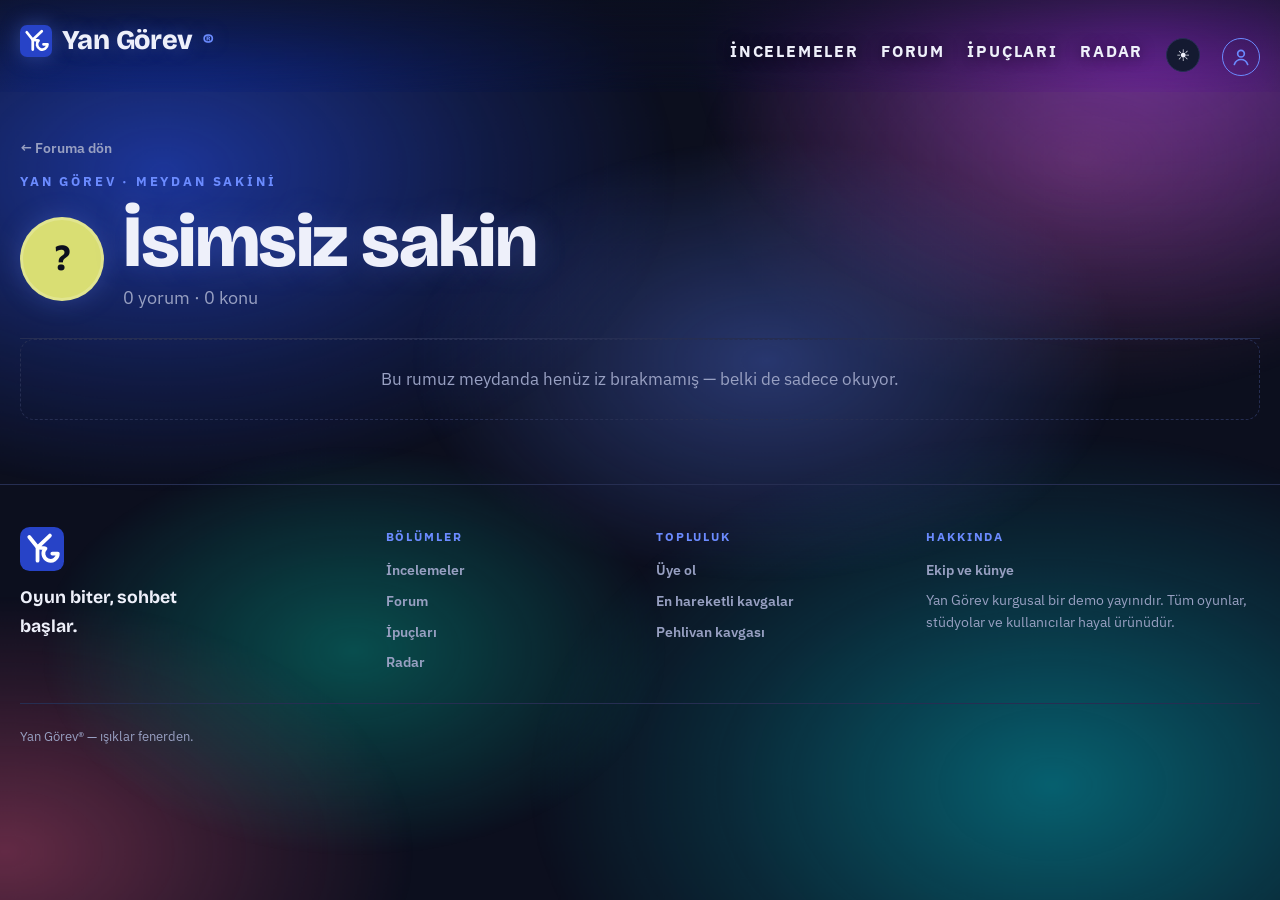
<file: profil.html>
<!DOCTYPE html>
<html lang="tr">
<head>
  <meta charset="UTF-8">
  <meta name="viewport" content="width=device-width, initial-scale=1.0">
  <title>Profil — Yan Görev</title>
  <meta name="description" content="Yan Görev topluluk profili: bir meydan sakininin tüm izleri.">
  <script>document.documentElement.dataset.tema = localStorage.getItem("yg-tema") || "gece";</script>
  <link rel="icon" href="favicon.svg" type="image/svg+xml">
  <link rel="apple-touch-icon" href="apple-touch-icon.png">
  <link rel="manifest" href="manifest.webmanifest">
  <meta name="theme-color" content="#0c0f1e">
  <meta property="og:site_name" content="Yan Görev">
  <meta property="og:title" content="Profil — Yan Görev">
  <meta property="og:description" content="Bir meydan sakininin tüm izleri.">
  <meta property="og:image" content="https://yan-gorev.vercel.app/og.jpg">
  <meta property="og:type" content="website">
  <meta name="twitter:card" content="summary_large_image">
  <link rel="preconnect" href="https://fonts.googleapis.com">
  <link rel="preconnect" href="https://fonts.gstatic.com" crossorigin>
  <link href="https://fonts.googleapis.com/css2?family=Bricolage+Grotesque:opsz,wght@12..96,400..800&family=IBM+Plex+Sans:wght@400;600;700&display=swap" rel="stylesheet">
  <link rel="stylesheet" href="css/styles.css">
</head>
<body>
  <a class="atla" href="#icerik">İçeriğe atla</a>
  <header class="site-header">
    <a class="logo" href="index.html"><img class="logo-isaret" src="favicon.svg" alt="">Yan Görev</a>
    <nav>
      <a href="index.html#incelemeler">İncelemeler</a>
      <a href="forum.html">Forum</a>
      <a href="ipuclari.html">İpuçları</a>
      <a href="radar.html">Radar</a>
      <a href="uye.html" id="nav-profil" class="nav-profil" aria-label="Giriş ve üyelik"><svg viewBox="0 0 24 24" width="20" height="20" fill="none" stroke="currentColor" stroke-width="2" stroke-linecap="round" stroke-linejoin="round" aria-hidden="true"><circle cx="12" cy="8" r="4"/><path d="M4 21c1.5-4.2 4.8-6 8-6s6.5 1.8 8 6"/></svg></a>
    </nav>
  </header>
  <main id="icerik"></main>
  <footer class="site-footer">
    <div class="footer-ust">
      <div class="footer-marka">
        <img class="footer-logo" src="favicon.svg" alt="Yan Görev logosu">
        <p class="footer-slogan">Oyun biter, sohbet başlar.</p>
      </div>
      <nav class="footer-kolon" aria-label="Bölümler">
        <p class="footer-baslik">Bölümler</p>
        <a href="index.html#incelemeler">İncelemeler</a>
        <a href="forum.html">Forum</a>
        <a href="ipuclari.html">İpuçları</a>
        <a href="radar.html">Radar</a>
      </nav>
      <nav class="footer-kolon" aria-label="Topluluk">
        <p class="footer-baslik">Topluluk</p>
        <a href="uye.html">Üye ol</a>
        <a href="forum.html?sirala=hareketli">En hareketli kavgalar</a>
        <a href="konu.html?id=meydan-denge">Pehlivan kavgası</a>
      </nav>
      <div class="footer-kolon">
        <p class="footer-baslik">Hakkında</p>
        <a href="ekip.html">Ekip ve künye</a>
        <p class="footer-not">Yan Görev kurgusal bir demo yayınıdır. Tüm oyunlar, stüdyolar ve kullanıcılar hayal ürünüdür.</p>
      </div>
    </div>
    <p class="footer-alt">Yan Görev® — ışıklar fenerden.</p>
  </footer>
  <script src="js/data.js" defer></script>
  <script src="js/app.js" defer></script>
</body>
</html>
</file>
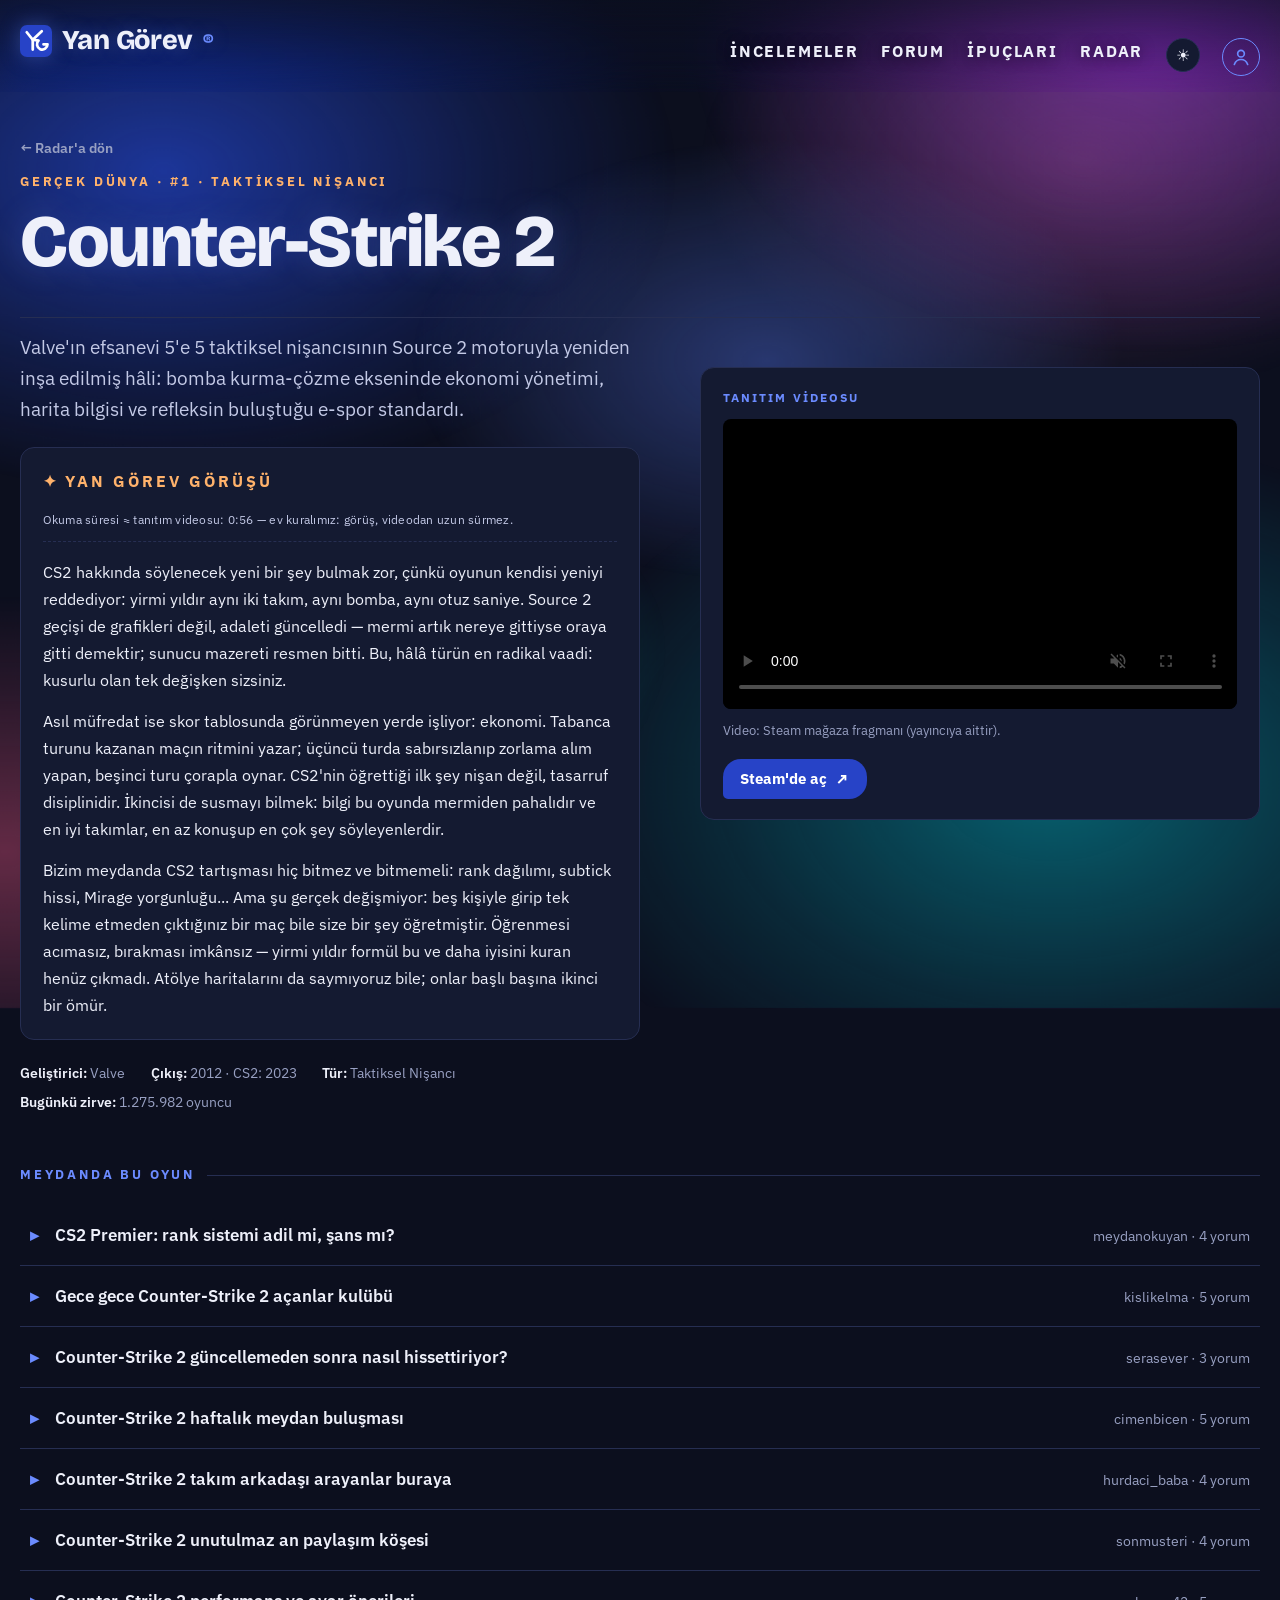
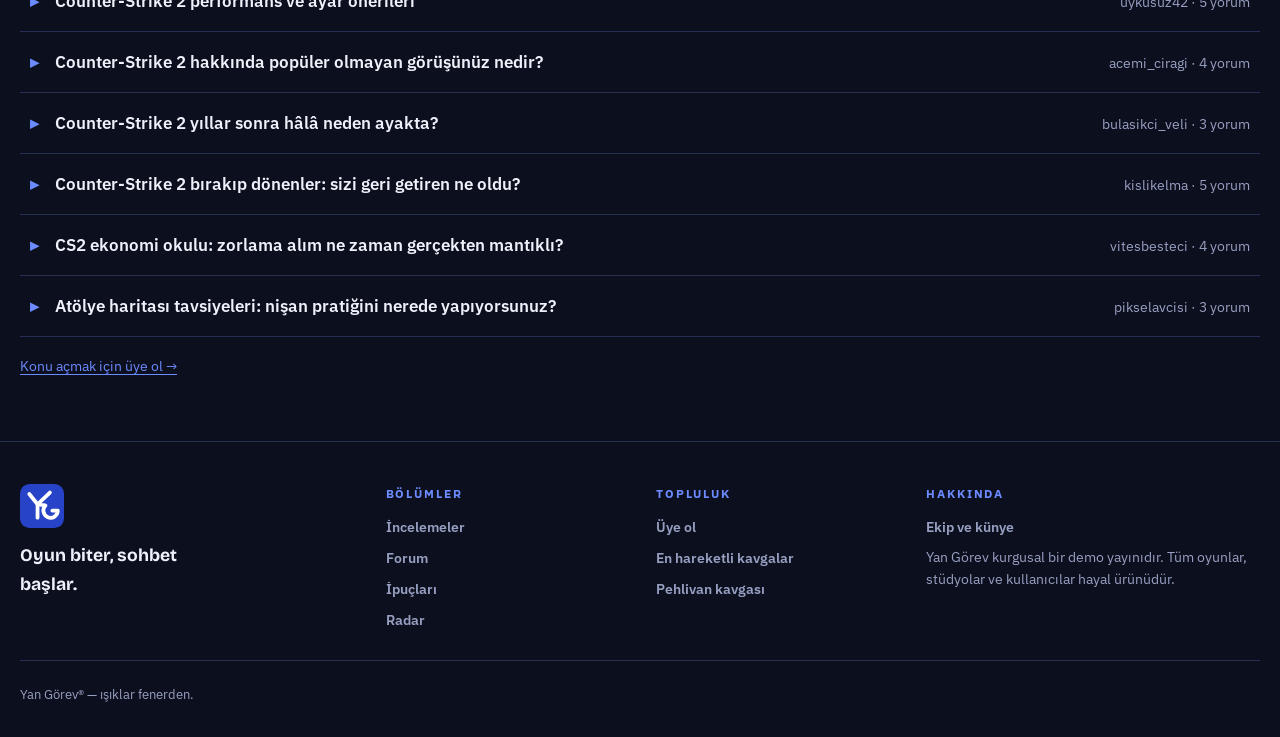
<file: radar-oyun.html>
<!DOCTYPE html>
<html lang="tr">
<head>
  <meta charset="UTF-8">
  <meta name="viewport" content="width=device-width, initial-scale=1.0">
  <title>Oyun — Radar · Yan Görev</title>
  <meta name="description" content="Radar oyun sayfası: tanım, Radar Notu, tanıtım videosu ve meydan konuları.">
  <script>document.documentElement.dataset.tema = localStorage.getItem("yg-tema") || "gece";</script>
  <link rel="icon" href="favicon.svg" type="image/svg+xml">
  <link rel="apple-touch-icon" href="apple-touch-icon.png">
  <link rel="manifest" href="manifest.webmanifest">
  <meta name="theme-color" content="#0c0f1e">
  <meta property="og:site_name" content="Yan Görev">
  <meta property="og:title" content="Oyun — Radar · Yan Görev">
  <meta property="og:description" content="Dünyada şu an en çok oynanan gerçek oyunlar.">
  <meta property="og:image" content="https://yan-gorev.vercel.app/og.jpg">
  <meta property="og:type" content="website">
  <meta name="twitter:card" content="summary_large_image">
  <link rel="preconnect" href="https://fonts.googleapis.com">
  <link rel="preconnect" href="https://fonts.gstatic.com" crossorigin>
  <link href="https://fonts.googleapis.com/css2?family=Bricolage+Grotesque:opsz,wght@12..96,400..800&family=IBM+Plex+Sans:wght@400;600;700&display=swap" rel="stylesheet">
  <link rel="stylesheet" href="css/styles.css">
</head>
<body>
  <a class="atla" href="#icerik">İçeriğe atla</a>
  <header class="site-header">
    <a class="logo" href="index.html"><img class="logo-isaret" src="favicon.svg" alt="">Yan Görev</a>
    <nav>
      <a href="index.html#incelemeler">İncelemeler</a>
      <a href="forum.html">Forum</a>
      <a href="ipuclari.html">İpuçları</a>
      <a href="radar.html">Radar</a>
      <a href="uye.html" id="nav-profil" class="nav-profil" aria-label="Giriş ve üyelik"><svg viewBox="0 0 24 24" width="20" height="20" fill="none" stroke="currentColor" stroke-width="2" stroke-linecap="round" stroke-linejoin="round" aria-hidden="true"><circle cx="12" cy="8" r="4"/><path d="M4 21c1.5-4.2 4.8-6 8-6s6.5 1.8 8 6"/></svg></a>
    </nav>
  </header>
  <main id="icerik"></main>
  <footer class="site-footer">
    <div class="footer-ust">
      <div class="footer-marka">
        <img class="footer-logo" src="favicon.svg" alt="Yan Görev logosu">
        <p class="footer-slogan">Oyun biter, sohbet başlar.</p>
      </div>
      <nav class="footer-kolon" aria-label="Bölümler">
        <p class="footer-baslik">Bölümler</p>
        <a href="index.html#incelemeler">İncelemeler</a>
        <a href="forum.html">Forum</a>
        <a href="ipuclari.html">İpuçları</a>
        <a href="radar.html">Radar</a>
      </nav>
      <nav class="footer-kolon" aria-label="Topluluk">
        <p class="footer-baslik">Topluluk</p>
        <a href="uye.html">Üye ol</a>
        <a href="forum.html?sirala=hareketli">En hareketli kavgalar</a>
        <a href="konu.html?id=meydan-denge">Pehlivan kavgası</a>
      </nav>
      <div class="footer-kolon">
        <p class="footer-baslik">Hakkında</p>
        <a href="ekip.html">Ekip ve künye</a>
        <p class="footer-not">Yan Görev kurgusal bir demo yayınıdır. Tüm oyunlar, stüdyolar ve kullanıcılar hayal ürünüdür.</p>
      </div>
    </div>
    <p class="footer-alt">Yan Görev® — ışıklar fenerden.</p>
  </footer>
  <script src="js/data.js" defer></script>
  <script src="js/radar-verisi.js" defer></script>
  <script src="js/app.js" defer></script>
</body>
</html>
</file>
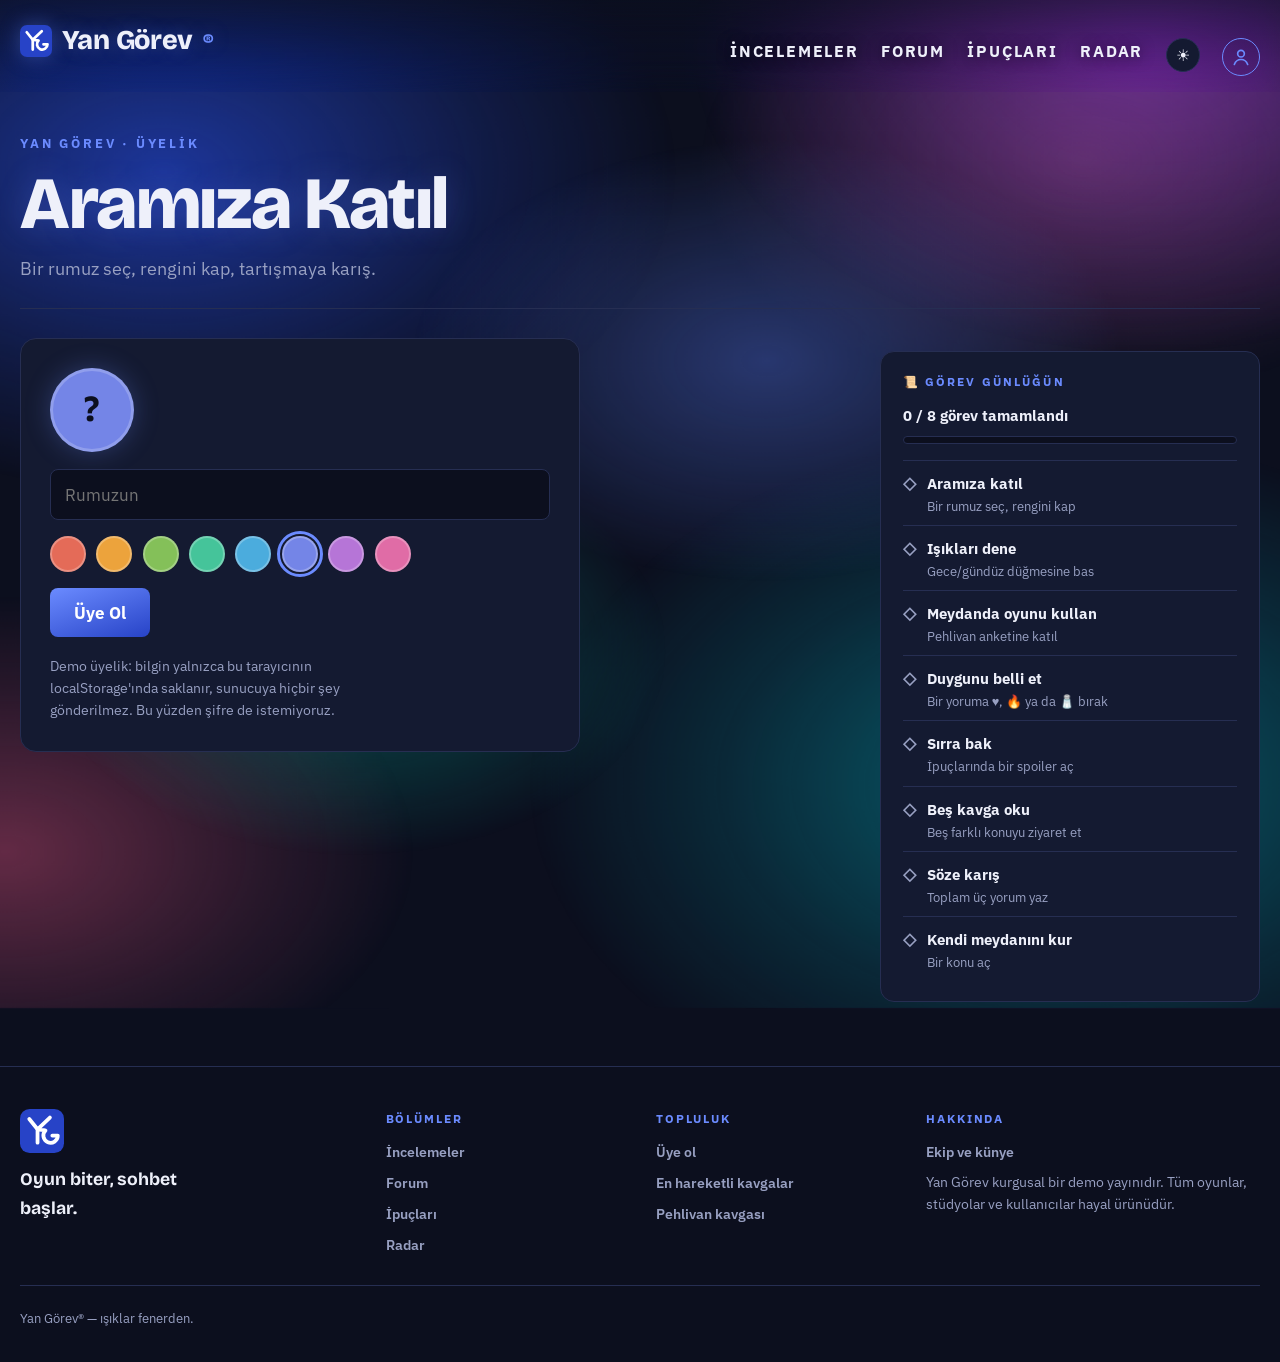
<file: uye.html>
<!DOCTYPE html>
<html lang="tr">
<head>
  <meta charset="UTF-8">
  <meta name="viewport" content="width=device-width, initial-scale=1.0">
  <title>Üyelik — Yan Görev</title>
  <meta name="description" content="Yan Görev demo üyeliği: rumuzunu ve avatar rengini seç.">
  <script>document.documentElement.dataset.tema = localStorage.getItem("yg-tema") || "gece";</script>
  <link rel="icon" href="favicon.svg" type="image/svg+xml">
  <link rel="apple-touch-icon" href="apple-touch-icon.png">
  <link rel="manifest" href="manifest.webmanifest">
  <meta name="theme-color" content="#0c0f1e">
  <link rel="canonical" href="https://yan-gorev.vercel.app/uye.html">
  <meta property="og:site_name" content="Yan Görev">
  <meta property="og:title" content="Üyelik — Yan Görev">
  <meta property="og:description" content="Yan Görev demo üyeliği: rumuzunu ve avatar rengini seç.">
  <meta property="og:image" content="https://yan-gorev.vercel.app/og.jpg">
  <meta property="og:type" content="website">
  <meta name="twitter:card" content="summary_large_image">
  <link rel="preconnect" href="https://fonts.googleapis.com">
  <link rel="preconnect" href="https://fonts.gstatic.com" crossorigin>
  <link href="https://fonts.googleapis.com/css2?family=Bricolage+Grotesque:opsz,wght@12..96,400..800&family=IBM+Plex+Sans:wght@400;600;700&display=swap" rel="stylesheet">
  <link rel="stylesheet" href="css/styles.css">
</head>
<body>
  <a class="atla" href="#icerik">İçeriğe atla</a>
  <header class="site-header">
    <a class="logo" href="index.html"><img class="logo-isaret" src="favicon.svg" alt="">Yan Görev</a>
    <nav>
      <a href="index.html#incelemeler">İncelemeler</a>
      <a href="forum.html">Forum</a>
      <a href="ipuclari.html">İpuçları</a>
      <a href="radar.html">Radar</a>
      <a href="uye.html" id="nav-profil" class="nav-profil" aria-label="Giriş ve üyelik"><svg viewBox="0 0 24 24" width="20" height="20" fill="none" stroke="currentColor" stroke-width="2" stroke-linecap="round" stroke-linejoin="round" aria-hidden="true"><circle cx="12" cy="8" r="4"/><path d="M4 21c1.5-4.2 4.8-6 8-6s6.5 1.8 8 6"/></svg></a>
    </nav>
  </header>
  <main id="icerik"></main>
  <footer class="site-footer">
    <div class="footer-ust">
      <div class="footer-marka">
        <img class="footer-logo" src="favicon.svg" alt="Yan Görev logosu">
        <p class="footer-slogan">Oyun biter, sohbet başlar.</p>
      </div>
      <nav class="footer-kolon" aria-label="Bölümler">
        <p class="footer-baslik">Bölümler</p>
        <a href="index.html#incelemeler">İncelemeler</a>
        <a href="forum.html">Forum</a>
        <a href="ipuclari.html">İpuçları</a>
        <a href="radar.html">Radar</a>
      </nav>
      <nav class="footer-kolon" aria-label="Topluluk">
        <p class="footer-baslik">Topluluk</p>
        <a href="uye.html">Üye ol</a>
        <a href="forum.html?sirala=hareketli">En hareketli kavgalar</a>
        <a href="konu.html?id=meydan-denge">Pehlivan kavgası</a>
      </nav>
      <div class="footer-kolon">
        <p class="footer-baslik">Hakkında</p>
        <a href="ekip.html">Ekip ve künye</a>
        <p class="footer-not">Yan Görev kurgusal bir demo yayınıdır. Tüm oyunlar, stüdyolar ve kullanıcılar hayal ürünüdür.</p>
      </div>
    </div>
    <p class="footer-alt">Yan Görev® — ışıklar fenerden.</p>
  </footer>
  <script src="js/data.js" defer></script>
  <script src="js/app.js" defer></script>
</body>
</html>
</file>
<file: css/styles.css>
/* ============================================================
   Yan Görev — tasarım sistemi v2 "Gece Nöbeti"
   Karanlık, canlı, oyuncu-odaklı dergi + forum.
   Kimlik: dergi = ANA GÖREV, forum = YAN GÖREVLER.
   Çini kobaltı (kullanıcı seçimi) koyu zemin için parlatıldı.
   ============================================================ */

:root {
  --zemin: #0c0f1e;
  --panel: #141a31;
  --panel-ust: #1b2244;
  --murekkep: #eef0fa;
  --soluk: #98a0c2;
  --cizgi: #262e52;
  --vurgu: #6b8bff;         /* parlak kobalt — bağlantı/rozet */
  --vurgu-derin: #2743c7;   /* kimlik kobaltı — dolgular */
  --vurgu-zemin: #182050;
  --parilti: 0 0 26px rgba(107, 139, 255, 0.28);
  --header-zemin: rgba(12, 15, 30, 0.82);
  --rozet-zemin: rgba(20, 26, 49, 0.85);
  --rozet-metin: #ffffff;
  --metin-yumusak: #c3c9e6;
  /* --serif adı tarihsel: artık başlık ailesi Bricolage Grotesque taşıyor. */
  --serif: "Bricolage Grotesque", "Avenir Next Condensed", "Arial Black", sans-serif;
  --grotesk: "IBM Plex Sans", "Helvetica Neue", Arial, sans-serif;
  --govde-olcu: 72ch;
  --sayfa-genislik: 1340px;
  /* Yarıçap ölçeği: s=girdiler, m=kartlar/paneller, l=büyük sahneler, tam=hap */
  --r-s: 8px;
  --r-m: 14px;
  --r-l: 24px;
  --r-tam: 999px;
}

/* ---------- Gündüz teması ---------- */

html[data-tema="gunduz"] {
  --zemin: #f4f3ee;
  --panel: #ffffff;
  --panel-ust: #eef0fb;
  --murekkep: #17161c;
  --soluk: #666a80;
  --cizgi: #dbdde9;
  --vurgu: #2743c7;
  --vurgu-derin: #2743c7;
  --vurgu-zemin: #e6eafc;
  --parilti: 0 0 24px rgba(39, 67, 199, 0.16);
  --header-zemin: rgba(244, 243, 238, 0.86);
  --rozet-zemin: rgba(255, 255, 255, 0.92);
  --rozet-metin: #2743c7;
  --metin-yumusak: #494d61;
}

html[data-tema="gunduz"] .logo { text-shadow: none; }

html[data-tema="gunduz"] .gunun-tartismasi {
  border-color: rgba(214, 90, 45, 0.4);
  background: linear-gradient(135deg, rgba(255, 122, 77, 0.12), rgba(39, 67, 199, 0.08));
}

html[data-tema="gunduz"] .gunun-tartismasi .eyebrow { color: #c2542e; }

/* Gündüzde turuncu aile koyulaşır: açık zeminde kontrast ayakta kalsın. */
html[data-tema="gunduz"] .one-cikan-eyebrow,
html[data-tema="gunduz"] .ipucu.spoiler .isaret,
html[data-tema="gunduz"] .rozet-mini.unvan { color: #c2542e; }

html[data-tema="gunduz"] .rozet-mini.unvan { border-color: rgba(194, 84, 46, 0.5); }

html[data-tema="gunduz"] .ipucu.spoiler:not(.acik)::after {
  color: #c2542e;
  border-color: rgba(194, 84, 46, 0.5);
}

*, *::before, *::after { box-sizing: border-box; }

html { scroll-behavior: smooth; }

html { background: var(--zemin); }

body {
  margin: 0;
  background: transparent;
  color: var(--murekkep);
  font-family: var(--grotesk);
  font-size: 1.0625rem;
  line-height: 1.65;
}

/* Su gibi akan RGB zemin: iki bulanık ışık katmanı ters yönlerde süzülür,
   hue-rotate ile renkler kobalt→mor→turkuaz arasında döner. */
/* GPU diyeti (denetim #7): blur/hue-rotate keyframe'den çıktı — yumuşaklık
   gradyan duraklarında, renk kayması iki katmanın opacity çapraz-solmasında.
   Yalnız transform+opacity animasyonu = compositor bedava, pil rahat. */
body::before {
  content: "";
  position: fixed;
  inset: -12%;
  z-index: -2;
  pointer-events: none;
  background:
    radial-gradient(45% 40% at 20% 25%, rgba(43, 86, 255, 0.55), rgba(43, 86, 255, 0.18) 45%, transparent 72%),
    radial-gradient(40% 38% at 82% 14%, rgba(168, 62, 255, 0.46), rgba(168, 62, 255, 0.15) 45%, transparent 72%),
    radial-gradient(46% 44% at 76% 80%, rgba(0, 200, 215, 0.44), rgba(0, 200, 215, 0.14) 45%, transparent 72%),
    radial-gradient(36% 32% at 10% 86%, rgba(255, 92, 140, 0.36), rgba(255, 92, 140, 0.12) 45%, transparent 72%);
  animation: suAk 14s ease-in-out infinite alternate;
  will-change: transform, opacity;
}

body::after {
  content: "";
  position: fixed;
  inset: -12%;
  z-index: -1;
  pointer-events: none;
  background:
    radial-gradient(34% 30% at 58% 42%, rgba(92, 128, 255, 0.36), rgba(92, 128, 255, 0.12) 45%, transparent 66%),
    radial-gradient(30% 28% at 32% 68%, rgba(0, 225, 190, 0.30), rgba(0, 225, 190, 0.10) 45%, transparent 66%),
    radial-gradient(38% 34% at 78% 24%, rgba(255, 122, 200, 0.22), transparent 64%);
  animation: suAkKarsi 19s ease-in-out infinite alternate;
  will-change: transform, opacity;
}

html[data-tema="gunduz"] body::before {
  background:
    radial-gradient(45% 40% at 20% 25%, rgba(43, 86, 255, 0.30), transparent 66%),
    radial-gradient(40% 38% at 82% 14%, rgba(168, 62, 255, 0.24), transparent 66%),
    radial-gradient(46% 44% at 76% 80%, rgba(0, 185, 200, 0.26), transparent 66%),
    radial-gradient(36% 32% at 10% 86%, rgba(255, 92, 140, 0.20), transparent 66%);
}

html[data-tema="gunduz"] body::after {
  background:
    radial-gradient(34% 30% at 58% 42%, rgba(92, 128, 255, 0.20), transparent 60%),
    radial-gradient(30% 28% at 32% 68%, rgba(0, 200, 170, 0.18), transparent 60%);
}

@keyframes suAk {
  0%   { transform: translate3d(-4%, -2%, 0) rotate(-4deg) scale(1);    opacity: 1; }
  33%  { transform: translate3d(3%, 3%, 0)   rotate(3deg)  scale(1.16); opacity: 0.62; }
  66%  { transform: translate3d(-2%, 4%, 0)  rotate(-2deg) scale(1.08); opacity: 0.85; }
  100% { transform: translate3d(4%, -3%, 0)  rotate(3deg)  scale(1.2);  opacity: 0.7; }
}

@keyframes suAkKarsi {
  0%   { transform: translate3d(4%, 2%, 0)   rotate(3deg)  scale(1.1);  opacity: 0.55; }
  33%  { transform: translate3d(-3%, -4%, 0) rotate(-3deg) scale(1);    opacity: 1; }
  66%  { transform: translate3d(2%, -2%, 0)  rotate(2deg)  scale(1.14); opacity: 0.65; }
  100% { transform: translate3d(-4%, 4%, 0)  rotate(-2deg) scale(1.05); opacity: 0.9; }
}

/* ---------- Tema düğmesi ---------- */

.tema-dugme {
  font: inherit;
  width: 34px;
  height: 34px;
  border-radius: 50%;
  border: 1px solid var(--cizgi);
  background: var(--panel);
  color: var(--murekkep);
  cursor: pointer;
  display: grid;
  place-items: center;
  font-size: 1rem;
  line-height: 1;
  transition: border-color 140ms ease, box-shadow 140ms ease;
}

.tema-dugme:hover { border-color: var(--vurgu); box-shadow: var(--parilti); }

a { color: var(--vurgu); text-decoration-thickness: 1px; text-underline-offset: 3px; }
a:hover { text-decoration-thickness: 2px; }

:focus-visible {
  outline: 3px solid var(--vurgu);
  outline-offset: 2px;
  border-radius: 2px;
}

img { max-width: 100%; display: block; }

/* <picture> sarmalayıcısı yerleşimde görünmez: flex/grid çocuğu img'nin kendisi kalır. */
picture { display: contents; }

/* ---------- Üst bar ---------- */

/* Cam header: arkadaki RGB akışı blur'un içinden geçer, çizgi yok. */
.site-header {
  position: sticky;
  top: 0;
  z-index: 20;
  display: flex;
  align-items: baseline;
  justify-content: space-between;
  gap: 1rem;
  padding: 1.15rem 1.25rem 1rem;
  background: linear-gradient(180deg, rgba(12, 15, 30, 0.52) 0%, rgba(12, 15, 30, 0.08) 100%);
  backdrop-filter: blur(18px) saturate(1.35);
  -webkit-backdrop-filter: blur(18px) saturate(1.35);
}

html[data-tema="gunduz"] .site-header {
  background: linear-gradient(180deg, rgba(244, 243, 238, 0.62) 0%, rgba(244, 243, 238, 0.10) 100%);
}

.site-header > * { max-width: var(--sayfa-genislik); }

.logo {
  display: inline-flex;
  align-items: center;
  gap: 0.6rem;
  font-family: var(--serif);
  font-weight: 800;
  font-size: 1.7rem;
  letter-spacing: -0.01em;
  color: var(--murekkep);
  text-decoration: none;
  text-shadow: 0 0 18px rgba(107, 139, 255, 0.35);
}

.logo-isaret {
  width: 32px;
  height: 32px;
  flex: none;
  filter: drop-shadow(0 0 10px rgba(107, 139, 255, 0.35));
}

.logo::after {
  content: "®";
  font-size: 0.55em;
  vertical-align: super;
  color: var(--vurgu);
}

.site-header nav { display: flex; gap: 1.4rem; }

.site-header nav a {
  color: var(--murekkep);
  text-decoration: none;
  font-weight: 700;
  font-size: 1.02rem;
  text-transform: uppercase;
  letter-spacing: 0.11em;
  text-shadow: 0 1px 14px rgba(0, 0, 0, 0.55);
}

html[data-tema="gunduz"] .site-header nav a { text-shadow: none; }

.site-header nav a:hover { color: var(--vurgu); text-shadow: var(--parilti); }

.site-header nav a.aktif {
  color: var(--vurgu);
  text-shadow: 0 0 16px rgba(107, 139, 255, 0.55);
}

/* ---------- Genel yerleşim ---------- */

main {
  max-width: var(--sayfa-genislik);
  margin: 0 auto;
  padding: 0 1.25rem 4rem;
}

/* CLS koruması: JS içeriği basana dek footer ekran DIŞINDA başlar,
   dolunca zıplaması Core Web Vitals'a sayılmaz. (Denetim bulgusu #1) */
main:empty { min-height: 100vh; }

.bolum-baslik {
  font-family: var(--grotesk);
  font-size: 0.8rem;
  font-weight: 700;
  text-transform: uppercase;
  letter-spacing: 0.22em;
  color: var(--vurgu);
  margin: 3.2rem 0 1.2rem;
  display: flex;
  align-items: center;
  gap: 0.75rem;
}

.bolum-baslik::after {
  content: "";
  flex: 1;
  border-top: 1px solid var(--cizgi);
}

/* ---------- Manşet (ANA GÖREV) ---------- */

.hero {
  position: relative;
  margin: 1.5rem 0 0;
  border-radius: 16px;
  overflow: hidden;
  border: 1px solid var(--cizgi);
  min-height: 460px;
  display: flex;
  align-items: flex-end;
}

.hero-gorsel {
  position: absolute;
  inset: 0;
  width: 100%;
  height: 100%;
  object-fit: cover;
}

.hero::after {
  content: "";
  position: absolute;
  inset: 0;
  background: linear-gradient(180deg, rgba(12, 15, 30, 0.1) 0%, rgba(12, 15, 30, 0.55) 55%, rgba(12, 15, 30, 0.92) 100%);
}

.hero-icerik {
  position: relative;
  z-index: 2;
  padding: 2.2rem 2.4rem 2rem;
  width: 100%;
}

/* Hero metinleri her temada görüntü ÜZERİNDE durur; renkleri temadan bağımsız sabittir. */
.hero .eyebrow {
  font-size: 0.8rem;
  font-weight: 700;
  text-transform: uppercase;
  letter-spacing: 0.22em;
  color: #94a8ff;
  margin: 0 0 0.8rem;
  text-shadow: 0 1px 8px rgba(0, 0, 0, 0.6);
}

.hero h1, .hero .puan-rozet { color: #eef0fa; }
.hero .puan-rozet { background: rgba(20, 26, 49, 0.85); border-color: #6b8bff; }

.hero h1 {
  font-family: var(--serif);
  font-weight: 600;
  font-size: clamp(2.4rem, 6vw, 4.2rem);
  line-height: 1.04;
  letter-spacing: -0.02em;
  margin: 0 0 0.8rem;
  max-width: 16ch;
  text-shadow: 0 2px 20px rgba(0, 0, 0, 0.75);
}

.hero h1 a { color: inherit; text-decoration: none; }
.hero h1 a:hover { color: var(--vurgu); }

.hero .ozet {
  font-size: 1.15rem;
  line-height: 1.5;
  color: #cdd3ee;
  max-width: 52ch;
  margin: 0;
  text-shadow: 0 1px 10px rgba(0, 0, 0, 0.7);
}

/* ---------- Puan damgası ---------- */

.puan-rozet {
  display: inline-block;
  font-family: var(--serif);
  font-weight: 700;
  color: var(--rozet-metin);
  border: 2.5px solid var(--vurgu);
  border-radius: var(--r-s);
  padding: 0.35rem 0.8rem;
  transform: rotate(-2.5deg);
  background: var(--rozet-zemin);
  box-shadow: var(--parilti);
}

.puan-rozet .sayi { font-size: 1.6rem; line-height: 1; }
.puan-rozet .bolen { font-size: 0.85rem; opacity: 0.7; }

.hero .puan-rozet {
  position: absolute;
  top: 1.6rem;
  right: 1.8rem;
  z-index: 2;
  transform: rotate(3deg);
}

.hero .puan-rozet .sayi { font-size: 2.1rem; }

/* ---------- İnceleme kartları ---------- */

.kart-grid {
  display: grid;
  grid-template-columns: repeat(auto-fill, minmax(340px, 1fr));
  gap: 1.4rem;
}

/* İncelemeler düzeni: kartlar solda, sağda oyun ızgarası boyunda iki dikey baloncuk. */
.inceleme-duzeni {
  display: grid;
  grid-template-columns: minmax(0, 1fr) 330px;
  gap: 1.4rem;
  align-items: stretch;
}
.inceleme-duzeni .kart-grid { grid-template-columns: repeat(auto-fill, minmax(260px, 1fr)); align-content: start; }
.kenar-baloncuklari { display: flex; flex-direction: column; gap: 1.4rem; min-width: 0; }
.kenar-balon {
  flex: 1;
  display: flex;
  flex-direction: column;
  gap: 0.85rem;
  min-height: 0;
  background: var(--panel-ust);
  border: 1px solid var(--cizgi);
  border-radius: 22px;
  padding: 1.5rem 1.55rem 1.4rem;
}
/* Sohbet baloncuğu kuyruğu: konu solda, ipucu sağda "konuşur" (.balon köşe-kırma dili). */
.kenar-balon.konu-balonu { border-bottom-left-radius: 6px; }
.kenar-balon.ipucu-balonu { border-bottom-right-radius: 6px; }
.kenar-balon .eyebrow { margin: 0; }
.kenar-balon h3 { font-family: var(--serif); font-size: 1.42rem; line-height: 1.22; margin: 0; }
.kenar-balon h3 a { color: inherit; text-decoration: none; }
.kenar-balon h3 a:hover { color: var(--vurgu); }
.balon-alinti {
  display: flex;
  gap: 0.65rem;
  align-items: flex-start;
  background: var(--panel);
  border: 1px solid var(--cizgi);
  border-radius: 14px;
  border-top-left-radius: 4px;
  padding: 0.75rem 0.9rem;
}
.balon-alinti .k-avatar {
  flex: none;
  width: 30px;
  height: 30px;
  border-radius: var(--r-tam);
  display: grid;
  place-items: center;
  font-weight: 700;
  font-size: 0.85rem;
  color: #0c0f1e;
}
.balon-alinti .alinti-govde { min-width: 0; }
.balon-alinti .rumuz { display: block; font-size: 0.85rem; margin-bottom: 0.2rem; }
.balon-alinti p { margin: 0; font-size: 0.92rem; line-height: 1.5; color: var(--metin-yumusak); overflow-wrap: break-word; }
.ipucu-oyun { margin: 0; font-size: 0.82rem; letter-spacing: 0.04em; text-transform: uppercase; color: var(--vurgu); font-weight: 700; }
/* İpucu metni artan boşluğu üstlenir ve dikeyde ortalanır: uzun sütunda CTA yalnız sarkmaz. */
.ipucu-metin { margin: 0; font-family: var(--serif); font-size: 1.28rem; line-height: 1.45; font-weight: 600; flex: 1; display: flex; align-items: center; }
/* İstatistik + CTA alt blokta gruplanır; artan boşluk içerikten sonra toplanır. */
.kenar-istatistik { margin: auto 0 0; font-variant-numeric: tabular-nums; color: var(--soluk); font-size: 0.85rem; }
.kenar-balon .tartisma-git { align-self: flex-start; }

.kart {
  background: var(--panel);
  border: 1px solid var(--cizgi);
  border-radius: var(--r-m);
  overflow: hidden;
  display: flex;
  flex-direction: column;
  transition: border-color 180ms ease, transform 180ms ease, box-shadow 180ms ease;
}

.kart:hover {
  border-color: var(--vurgu);
  transform: translateY(-4px);
  box-shadow: var(--parilti);
}

.kart-kapak { display: block; aspect-ratio: 3 / 2; overflow: hidden; }

.kart-kapak img {
  width: 100%;
  height: 100%;
  object-fit: cover;
  transition: transform 300ms ease;
}

.kart:hover .kart-kapak img { transform: scale(1.05); }

.kart-govde {
  padding: 1.1rem 1.3rem 1.2rem;
  display: flex;
  flex-direction: column;
  gap: 0.55rem;
  flex: 1;
}

.kart .tur {
  font-size: 0.72rem;
  font-weight: 700;
  text-transform: uppercase;
  letter-spacing: 0.14em;
  color: var(--vurgu);
  margin: 0;
}

.kart h3 {
  font-family: var(--serif);
  font-weight: 600;
  font-size: 1.45rem;
  line-height: 1.15;
  margin: 0;
}

.kart h3 a { color: inherit; text-decoration: none; }
.kart h3 a:hover { color: var(--vurgu); }

.kart .ozet { margin: 0; color: var(--soluk); font-size: 0.95rem; flex: 1; }

.kart .puan-rozet { align-self: flex-start; transform: rotate(-1.5deg); }
.kart .puan-rozet .sayi { font-size: 1.15rem; }

/* ---------- Forum listesi (YAN GÖREVLER) ---------- */

.forum-liste { list-style: none; margin: 0; padding: 0; }

.forum-liste li { border-bottom: 1px solid var(--cizgi); }

.forum-liste a {
  display: flex;
  align-items: baseline;
  gap: 1rem;
  padding: 1rem 0.6rem;
  color: var(--murekkep);
  text-decoration: none;
  border-radius: var(--r-s);
  transition: background 140ms ease;
}

.forum-liste a:hover { background: var(--vurgu-zemin); }

.forum-liste .isaret { color: var(--vurgu); font-weight: 700; flex: none; }
.forum-liste .baslik { font-weight: 600; flex: 1; min-width: 0; }
.forum-liste .meta { color: var(--soluk); font-size: 0.85rem; flex: none; white-space: nowrap; }

/* ---------- İnceleme sayfası ---------- */

.inceleme-kapak {
  margin: 1.5rem 0 0;
  border-radius: 16px;
  overflow: hidden;
  border: 1px solid var(--cizgi);
  aspect-ratio: 21 / 9;
}

.inceleme-kapak img { width: 100%; height: 100%; object-fit: cover; }

.inceleme-baslik { padding: 2rem 0 1.6rem; border-bottom: 1px solid var(--cizgi); position: relative; }

.inceleme-baslik .eyebrow {
  font-size: 0.8rem; font-weight: 700; text-transform: uppercase;
  letter-spacing: 0.22em; color: var(--vurgu); margin: 0 0 0.9rem;
}

.inceleme-baslik h1 {
  font-family: var(--serif);
  font-weight: 600;
  font-size: clamp(2.1rem, 5vw, 3.4rem);
  line-height: 1.06;
  letter-spacing: -0.02em;
  margin: 0 0 0.9rem;
  max-width: 16ch;
}

.inceleme-baslik .puan-rozet { position: absolute; top: 2.2rem; right: 0; }
.inceleme-baslik .puan-rozet .sayi { font-size: 1.9rem; }

.kunye {
  display: flex;
  flex-wrap: wrap;
  gap: 0.4rem 1.6rem;
  margin: 0;
  padding: 0;
  list-style: none;
  font-size: 0.85rem;
  color: var(--soluk);
}

.kunye b { color: var(--murekkep); font-weight: 600; }

.inceleme-govde { max-width: var(--govde-olcu); padding-top: 1.8rem; }

.inceleme-govde p { margin: 0 0 1.3rem; }

.inceleme-govde p:first-of-type::first-letter {
  font-family: var(--serif);
  font-size: 3.2em;
  float: left;
  line-height: 0.85;
  padding: 0.06em 0.12em 0 0;
  color: var(--vurgu);
}

.arti-eksi {
  display: grid;
  grid-template-columns: 1fr 1fr;
  gap: 1.25rem;
  margin: 2.2rem 0;
  max-width: var(--govde-olcu);
}

.arti-eksi section {
  background: var(--panel);
  border: 1px solid var(--cizgi);
  border-radius: 12px;
  padding: 1.1rem 1.3rem;
}

.arti-eksi h2 {
  font-size: 0.8rem;
  font-weight: 700;
  text-transform: uppercase;
  letter-spacing: 0.18em;
  margin: 0 0 0.6rem;
}

.arti-eksi .arti h2 { color: var(--vurgu); }
.arti-eksi .eksi h2 { color: var(--soluk); }

.arti-eksi ul { margin: 0; padding-left: 1.1rem; }
.arti-eksi li { margin-bottom: 0.35rem; }

.forum-cta { display: inline-block; font-weight: 600; margin-top: 0.6rem; }

/* ---------- Forum konusu — sohbet akışı ---------- */

.konu-baslik { padding: 2.4rem 0 1.4rem; border-bottom: 1px solid var(--cizgi); }

.konu-baslik .eyebrow {
  font-size: 0.8rem; font-weight: 700; text-transform: uppercase;
  letter-spacing: 0.22em; color: var(--vurgu); margin: 0 0 0.9rem;
}

.konu-baslik h1 {
  font-family: var(--serif);
  font-weight: 600;
  font-size: clamp(1.7rem, 4vw, 2.6rem);
  line-height: 1.15;
  margin: 0 0 0.6rem;
}

.konu-baslik .meta { color: var(--soluk); font-size: 0.9rem; margin: 0; }

.acilis-mesaj {
  max-width: var(--govde-olcu);
  margin: 1.6rem 0;
  padding: 1.3rem 1.5rem;
  background: var(--panel);
  border: 1px solid var(--cizgi);
  border-radius: 12px;
  font-size: 1.08rem;
}

.acilis-mesaj p { margin: 0; }

/* sohbet baloncukları */

.yorumlar {
  list-style: none;
  margin: 0;
  padding: 0.4rem 0 0;
  max-width: var(--govde-olcu);
  display: flex;
  flex-direction: column;
  gap: 1.1rem;
}

.yorum { display: flex; gap: 0.7rem; align-items: flex-end; }

.yorum.kullanici { flex-direction: row-reverse; }

.yorum .avatar {
  flex: none;
  width: 40px;
  height: 40px;
  border-radius: 50%;
  color: #0c0f1e;
  font-family: var(--serif);
  font-weight: 700;
  font-size: 1.1rem;
  display: grid;
  place-items: center;
  text-transform: uppercase;
  border: 2px solid rgba(255, 255, 255, 0.18);
}

.yorum.kullanici .avatar { background: var(--vurgu); color: #fff; }

.balon {
  background: var(--panel-ust);
  border: 1px solid var(--cizgi);
  border-radius: 18px;
  border-bottom-left-radius: 5px;
  padding: 0.75rem 1rem 0.6rem;
  max-width: 85%;
  min-width: 0;
}

.yorum.kullanici .balon {
  background: linear-gradient(160deg, var(--vurgu-derin), #1c2f8f);
  border-color: var(--vurgu-derin);
  border-radius: 18px;
  border-bottom-right-radius: 5px;
  box-shadow: var(--parilti);
}

.balon .ust {
  display: flex;
  flex-wrap: wrap;
  align-items: baseline;
  gap: 0.3rem 0.55rem;
  margin-bottom: 0.2rem;
}

.balon .rumuz { font-weight: 700; font-size: 0.9rem; }
.balon .tarih { color: var(--soluk); font-size: 0.75rem; white-space: nowrap; }
.yorum.kullanici .balon .tarih { color: #b9c4f5; }

.rozet-mini {
  font-size: 0.62rem;
  font-weight: 700;
  text-transform: uppercase;
  letter-spacing: 0.09em;
  color: var(--vurgu);
  border: 1px solid rgba(107, 139, 255, 0.45);
  border-radius: 4px;
  padding: 0.06rem 0.38rem;
  white-space: nowrap;
}

.rozet-mini.unvan {
  color: #ffb26b;
  border-color: rgba(255, 154, 112, 0.5);
}

.yorum.kullanici .balon .rozet-mini.unvan { color: #ffd7b8; border-color: rgba(255, 215, 184, 0.55); }

.balon .sen {
  font-size: 0.65rem;
  font-weight: 700;
  text-transform: uppercase;
  letter-spacing: 0.1em;
  color: #fff;
  border: 1px solid rgba(255, 255, 255, 0.5);
  border-radius: 4px;
  padding: 0.02rem 0.3rem;
}

.yanit-cip {
  display: inline-flex;
  align-items: center;
  gap: 0.3rem;
  font-size: 0.75rem;
  font-weight: 600;
  color: var(--vurgu);
  background: rgba(107, 139, 255, 0.12);
  border-radius: var(--r-tam);
  padding: 0.1rem 0.6rem;
  margin-bottom: 0.35rem;
}

.yorum.kullanici .yanit-cip { color: #cdd7ff; background: rgba(255, 255, 255, 0.14); }

.balon p { margin: 0 0 0.45rem; overflow-wrap: break-word; }

.begeni-btn {
  font: inherit;
  font-size: 0.8rem;
  font-weight: 600;
  color: var(--soluk);
  background: none;
  border: 1px solid var(--cizgi);
  border-radius: var(--r-tam);
  padding: 0.15rem 0.7rem;
  cursor: pointer;
  transition: color 140ms ease, border-color 140ms ease, box-shadow 140ms ease;
}

.begeni-btn:hover { color: var(--vurgu); border-color: var(--vurgu); box-shadow: var(--parilti); }

.begeni-btn[aria-pressed="true"] {
  color: #fff;
  background: var(--vurgu-derin);
  border-color: var(--vurgu);
}

.yorum.kullanici .begeni-btn { color: #cdd7ff; border-color: rgba(255, 255, 255, 0.3); }

/* ---------- Yanıt zinciri + tepkiler + anket ---------- */

.balon-alt { display: flex; flex-wrap: wrap; gap: 0.4rem; margin-top: 0.2rem; }

.yanitla-btn { margin-left: auto; }

.yanit-alinti {
  display: block;
  width: 100%;
  text-align: left;
  font: inherit;
  font-size: 0.85rem;
  color: var(--metin-yumusak);
  background: rgba(107, 139, 255, 0.10);
  border: 1px solid rgba(107, 139, 255, 0.25);
  border-radius: 10px;
  padding: 0.45rem 0.7rem;
  margin-bottom: 0.45rem;
  cursor: pointer;
}

.yanit-alinti:hover { background: rgba(107, 139, 255, 0.18); }
.yanit-alinti .rumuz { display: block; font-weight: 700; color: var(--vurgu); font-size: 0.78rem; }

.yorum.vurgula .balon { outline: 2px solid var(--vurgu); box-shadow: var(--parilti); }

#yanit-cubugu .yanit-cip { display: inline-flex; align-items: center; gap: 0.5rem; }

.yanit-iptal {
  font: inherit;
  font-weight: 700;
  color: inherit;
  background: none;
  border: none;
  cursor: pointer;
  padding: 0 0.1rem;
}

.anket {
  max-width: var(--govde-olcu);
  margin: 1.4rem 0 0;
  background: var(--panel);
  border: 1px solid var(--cizgi);
  border-radius: var(--r-m);
  padding: 1.2rem 1.4rem 1rem;
}

.anket h2 { font-family: var(--serif); font-weight: 700; font-size: 1.25rem; margin: 0 0 0.9rem; }

.anket-secenek {
  position: relative;
  display: flex;
  align-items: center;
  justify-content: space-between;
  gap: 0.8rem;
  width: 100%;
  font: inherit;
  color: var(--murekkep);
  background: var(--zemin);
  border: 1px solid var(--cizgi);
  border-radius: 9px;
  padding: 0.6rem 0.9rem;
  margin-bottom: 0.55rem;
  cursor: pointer;
  overflow: hidden;
  text-align: left;
}

.anket-secenek:not(.kilitli):hover { border-color: var(--vurgu); box-shadow: var(--parilti); }
.anket-secenek.kilitli { cursor: default; }
.anket-secenek.secili { border-color: var(--vurgu); font-weight: 700; }

.anket-dolgu {
  position: absolute;
  inset: 0 auto 0 0;
  width: 0;
  background: rgba(107, 139, 255, 0.16);
  transition: width 700ms cubic-bezier(0.16, 1, 0.3, 1);
}

.anket-secenek.secili .anket-dolgu { background: rgba(107, 139, 255, 0.30); }
.anket-metin, .anket-oran { position: relative; }
.anket-oran { font-weight: 700; color: var(--vurgu); flex: none; }

.anket-alt { margin: 0.3rem 0 0; color: var(--soluk); font-size: 0.85rem; }

.anket-geri {
  font: inherit;
  font-size: 0.85rem;
  color: var(--vurgu);
  background: none;
  border: none;
  cursor: pointer;
  text-decoration: underline;
  padding: 0;
}

/* ---------- Yorum formu ---------- */

.yorum-form {
  max-width: var(--govde-olcu);
  margin-top: 2rem;
  background: var(--panel);
  border: 1px solid var(--cizgi);
  border-radius: var(--r-m);
  padding: 1.4rem;
  display: grid;
  gap: 0.8rem;
}

.yorum-form h2 {
  font-family: var(--serif);
  font-size: 1.3rem;
  font-weight: 600;
  margin: 0;
}

.yorum-form input,
.yorum-form textarea {
  font: inherit;
  color: var(--murekkep);
  background: var(--zemin);
  border: 1px solid var(--cizgi);
  border-radius: var(--r-s);
  padding: 0.6rem 0.8rem;
  width: 100%;
}

.yorum-form ::placeholder { color: #6d759a; }

.yorum-form textarea { min-height: 110px; resize: vertical; }

.yorum-form input:focus,
.yorum-form textarea:focus { border-color: var(--vurgu); outline: none; box-shadow: var(--parilti); }

.yorum-form button {
  font: inherit;
  font-weight: 700;
  color: #fff;
  background: linear-gradient(160deg, var(--vurgu), var(--vurgu-derin));
  border: none;
  border-radius: var(--r-s);
  padding: 0.65rem 1.5rem;
  cursor: pointer;
  justify-self: start;
  transition: box-shadow 140ms ease, transform 140ms ease;
}

.yorum-form button:hover { box-shadow: var(--parilti); transform: translateY(-1px); }

/* Form hata satırı: hata özür dilemez, sebebi ve çıkış yolunu söyler. */
.form-hata {
  margin: 0;
  color: #ff8f7a;
  font-size: 0.9rem;
  font-weight: 600;
}

html[data-tema="gunduz"] .form-hata { color: #b3402a; }

/* ---------- Footer ---------- */

.site-footer {
  border-top: 1px solid var(--cizgi);
  max-width: var(--sayfa-genislik);
  margin: 0 auto;
  padding: 2.6rem 1.25rem 2rem;
  color: var(--soluk);
  font-size: 0.9rem;
}

.footer-ust {
  display: grid;
  grid-template-columns: 1.4fr 1fr 1fr 1.4fr;
  gap: 2rem;
  padding-bottom: 1.8rem;
  border-bottom: 1px solid var(--cizgi);
}

.footer-logo {
  display: block;
  width: 44px;
  height: 44px;
}

.footer-slogan {
  font-family: var(--serif);
  font-weight: 700;
  font-size: 1.1rem;
  color: var(--murekkep);
  margin: 0.8rem 0 0;
  max-width: 18ch;
}

.footer-kolon { display: grid; gap: 0.45rem; align-content: start; }

.footer-baslik {
  font-size: 0.72rem;
  font-weight: 700;
  text-transform: uppercase;
  letter-spacing: 0.16em;
  color: var(--vurgu);
  margin: 0 0 0.3rem;
}

.footer-kolon a {
  color: var(--soluk);
  text-decoration: none;
  font-weight: 600;
  width: fit-content;
}

.footer-kolon a:hover { color: var(--vurgu); }
.footer-not { margin: 0; line-height: 1.55; }
.footer-alt { margin: 1.4rem 0 0; font-size: 0.82rem; }

@media (max-width: 900px) {
  .footer-ust { grid-template-columns: 1fr 1fr; }
}

@media (max-width: 560px) {
  .footer-ust { grid-template-columns: 1fr; }
}

/* ---------- Cila: skip-link, bağlam, boş durum, geri izi, rakamlar ---------- */

.atla {
  position: absolute;
  left: -999px;
  top: 0;
  z-index: 100;
  background: var(--vurgu-derin);
  color: #fff;
  font-weight: 700;
  padding: 0.65rem 1.2rem;
  border-radius: 0 0 var(--r-s) 0;
  text-decoration: none;
}

.atla:focus { left: 0; }

.forum-one-cikan { align-items: center; }

.one-cikan-baglam {
  margin: 0.7rem 0 0.2rem;
  color: var(--soluk);
  font-size: 0.9rem;
  max-width: 60ch;
}

.bos-durum {
  list-style: none;
  border: 1px dashed var(--cizgi);
  border-radius: var(--r-m);
  padding: 1.6rem 1.4rem;
  text-align: center;
  color: var(--soluk);
}

.bos-durum p { margin: 0; }

.geri-izi {
  display: inline-block;
  font-size: 0.85rem;
  font-weight: 600;
  color: var(--soluk);
  text-decoration: none;
  margin-bottom: 0.7rem;
}

.geri-izi:hover { color: var(--vurgu); }

/* Sayı taşıyan her yüzey eş-genişlik rakam kullanır: sayaç değişince genişlik titremez. */
.puan-rozet, .begeni-btn, .anket-oran, .anket-alt, .istatistik,
.yan-kavga .sayi, .forum-liste .meta, .cevrimici, .one-cikan-baglam, .sayfa-dugme {
  font-variant-numeric: tabular-nums;
}

/* ---------- Prisma esintili manşet ---------- */

.hero-prisma {
  min-height: min(86vh, 880px);
  border-radius: var(--r-l);
}

.hero-video {
  position: absolute;
  inset: 0;
  width: 100%;
  height: 100%;
  object-fit: cover;
}

.hero-prisma .hero-icerik {
  display: flex;
  flex-wrap: wrap;
  align-items: flex-end;
  justify-content: space-between;
  gap: 1.5rem 2.5rem;
}

.hero-sol { flex: 1 1 480px; min-width: 0; }

.hero h1.dev-baslik {
  font-size: clamp(3.4rem, 13.5vw, 11rem);
  line-height: 0.88;
  letter-spacing: -0.04em;
  font-weight: 800;
  max-width: none;
  margin: 0;
}

.dev-baslik a { color: inherit; text-decoration: none; }
.dev-baslik a:hover { color: var(--vurgu); }

.kelime {
  display: inline-block;
  overflow: hidden;
  vertical-align: bottom;
  padding-bottom: 0.06em;
  margin-right: 0.18em;
}

.kelime:last-child { margin-right: 0; }

.kelime-ic {
  display: inline-block;
  transform: translateY(115%);
  animation: kelimeCik 0.8s cubic-bezier(0.16, 1, 0.3, 1) forwards;
}

@keyframes kelimeCik { to { transform: translateY(0); } }

.yildiz {
  font-size: 0.3em;
  color: var(--vurgu);
  vertical-align: super;
  margin-left: 0.08em;
}

.hero-sag {
  flex: 0 1 320px;
  display: flex;
  flex-direction: column;
  gap: 1.1rem;
  padding-bottom: 0.9rem;
}

.hero-cta {
  display: inline-flex;
  align-items: center;
  gap: 0.65rem;
  align-self: flex-start;
  background: #e9eaf6;
  color: #0c0f1e;
  font-weight: 700;
  text-decoration: none;
  border-radius: var(--r-tam);
  padding: 0.35rem 0.4rem 0.35rem 1.3rem;
  transition: gap 200ms ease;
}

.hero-cta .ok {
  width: 40px;
  height: 40px;
  border-radius: 50%;
  background: var(--vurgu-derin);
  color: #fff;
  display: grid;
  place-items: center;
  font-size: 1.15rem;
  transition: transform 200ms ease;
}

.hero-cta:hover { gap: 1rem; }
.hero-cta:hover .ok { transform: scale(1.12); }

.hero-dipnot {
  position: absolute;
  right: 1.5rem;
  bottom: 0.9rem;
  z-index: 2;
  margin: 0;
  color: rgba(238, 240, 250, 0.55);
  font-size: 0.75rem;
}

/* ---------- Günün Tartışması ---------- */

.gunun-tartismasi {
  margin: 1.5rem 0 0;
  padding: 1.2rem 1.5rem 1.1rem;
  border: 1px solid rgba(255, 122, 77, 0.45);
  border-radius: var(--r-m);
  background: linear-gradient(135deg, rgba(255, 122, 77, 0.10), rgba(39, 67, 199, 0.12));
  box-shadow: 0 0 18px rgba(255, 122, 77, 0.16);
}

/* Motion diyeti: sürekli nabız yerine yalnız ilgi anında nefes. */
.gunun-tartismasi:hover { animation: korNefes 2.6s ease-in-out infinite alternate; }

.gunun-tartismasi .eyebrow {
  font-size: 0.8rem;
  font-weight: 700;
  text-transform: uppercase;
  letter-spacing: 0.22em;
  color: #ff9a70;
  margin: 0 0 0.6rem;
}

.gunun-tartismasi blockquote {
  font-family: var(--serif);
  font-size: 1.25rem;
  line-height: 1.45;
  margin: 0 0 0.6rem;
  max-width: 62ch;
}

.gunun-tartismasi .alt-bilgi { margin: 0; color: var(--soluk); font-size: 0.9rem; }
.gunun-tartismasi .alt-bilgi .rumuz { font-weight: 700; color: var(--murekkep); }

@keyframes korNefes {
  from { box-shadow: 0 0 12px rgba(255, 122, 77, 0.10); }
  to { box-shadow: 0 0 30px rgba(255, 122, 77, 0.28); }
}

/* ---------- Canlandırma ---------- */

@keyframes belir {
  from { opacity: 0; transform: translateY(16px); }
  to { opacity: 1; transform: none; }
}

.js-reveal { opacity: 0; }
.js-reveal.gorunur { animation: belir 0.55s ease forwards; }

.hero-icerik { animation: belir 0.7s ease both; }
.hero .puan-rozet { animation: belir 0.7s 0.15s ease both; }

@keyframes heroNefes {
  from { transform: scale(1); }
  to { transform: scale(1.06); }
}

.hero-gorsel { animation: heroNefes 26s ease-in-out infinite alternate; }

.forum-liste .isaret { transition: transform 150ms ease; }
.forum-liste a:hover .isaret { transform: translateX(5px); }

/* ---------- Üye navigasyonu ---------- */

.site-header nav .nav-profil {
  width: 38px;
  height: 38px;
  border-radius: 50%;
  border: 1px solid var(--vurgu);
  color: var(--vurgu);
  display: grid;
  place-items: center;
  text-decoration: none;
  transition: box-shadow 140ms ease, border-color 140ms ease;
}

.site-header nav .nav-profil:hover { box-shadow: var(--parilti); }

.site-header nav .nav-profil.girisli {
  font-family: var(--serif);
  font-weight: 800;
  font-size: 1.05rem;
  color: #0c0f1e;
  border-color: rgba(255, 255, 255, 0.4);
  text-shadow: none;
}

a.rozet-mini { text-decoration: none; }
a.rozet-mini:hover { border-color: var(--vurgu); }

/* ---------- Forum sayfası ---------- */

.forum-basligi { padding: 2.6rem 0 1.6rem; border-bottom: 1px solid var(--cizgi); }

.forum-basligi .eyebrow {
  font-size: 0.8rem; font-weight: 700; text-transform: uppercase;
  letter-spacing: 0.22em; color: var(--vurgu); margin: 0 0 0.8rem;
}

.forum-basligi h1 {
  font-family: var(--serif);
  font-weight: 800;
  font-size: clamp(2.6rem, 6.5vw, 4.6rem);
  line-height: 1.02;
  letter-spacing: -0.02em;
  margin: 0 0 0.7rem;
  text-shadow: 0 0 30px rgba(107, 139, 255, 0.25);
}

.forum-basligi .alt { color: var(--soluk); font-size: 1.1rem; margin: 0; max-width: 52ch; }

/* Manşet kart: günün en çok tartışılanı, tam genişlik yatay */
.forum-one-cikan {
  margin-top: 1.8rem;
  border-color: rgba(255, 122, 77, 0.45);
  box-shadow: 0 0 26px rgba(255, 122, 77, 0.14);
  padding: 0;
  overflow: hidden;
}

.forum-one-cikan .konu-kapak {
  width: 42%;
  aspect-ratio: auto;
  align-self: stretch;
  min-height: 280px;
  border-radius: 0;
}

.forum-one-cikan .konu-govde { padding: 1.6rem 1.8rem 1.4rem 0.4rem; }

.one-cikan-eyebrow {
  font-size: 0.78rem;
  font-weight: 700;
  text-transform: uppercase;
  letter-spacing: 0.2em;
  color: #ff9a70;
  margin: 0 0 0.6rem;
}

.forum-one-cikan .konu-alt-baslik { font-size: clamp(1.5rem, 3vw, 2.1rem); color: var(--murekkep); }

/* Izgara: kalan konular yan yana, ortalanmış dikey kartlar */
.forum-izgara {
  display: flex;
  flex-wrap: wrap;
  justify-content: center;
  gap: 1.4rem;
  margin-top: 1.4rem;
}

.forum-izgara .forum-konu.dikey { flex: 1 1 320px; max-width: 424px; }

.forum-konu.dikey {
  flex-direction: column;
  gap: 0;
  padding: 0 0 1.2rem;
  overflow: hidden;
}

.forum-konu.dikey .konu-kapak {
  width: 100%;
  aspect-ratio: 16 / 9;
  border-radius: 0;
}

.forum-konu.dikey .konu-govde { padding: 1rem 1.3rem 0; }

.forum-konu {
  background: var(--panel);
  border: 1px solid var(--cizgi);
  border-radius: var(--r-m);
  padding: 1.4rem 1.6rem 1.3rem;
  display: flex;
  gap: 1.4rem;
  align-items: flex-start;
  transition: border-color 180ms ease, transform 180ms ease, box-shadow 180ms ease;
}

.konu-kapak {
  flex: none;
  width: 158px;
  aspect-ratio: 1;
  border-radius: 12px;
  overflow: hidden;
  display: block;
}

.konu-kapak img {
  width: 100%;
  height: 100%;
  object-fit: cover;
  transition: transform 300ms ease;
}

.forum-konu:hover .konu-kapak img { transform: scale(1.06); }

.konu-govde { flex: 1; min-width: 0; }

.konu-oyun {
  font-family: var(--serif);
  font-weight: 700;
  font-size: 1.4rem;
  margin: 0 0 0.15rem;
  display: flex;
  align-items: baseline;
  gap: 0.7rem;
  flex-wrap: wrap;
}

.konu-oyun a { color: inherit; text-decoration: none; }
.konu-oyun a:hover { color: var(--vurgu); }

.tur-etiket {
  font-family: var(--grotesk);
  font-size: 0.7rem;
  font-weight: 700;
  text-transform: uppercase;
  letter-spacing: 0.14em;
  color: var(--vurgu);
}

.forum-konu:hover {
  border-color: var(--vurgu);
  transform: translateY(-3px);
  box-shadow: var(--parilti);
}

.forum-konu .eyebrow {
  font-size: 0.72rem; font-weight: 700; text-transform: uppercase;
  letter-spacing: 0.16em; color: var(--vurgu); margin: 0 0 0.5rem;
}

.forum-konu h2.konu-alt-baslik {
  font-family: var(--serif);
  font-weight: 600;
  font-size: clamp(1.15rem, 2.2vw, 1.5rem);
  line-height: 1.2;
  color: var(--metin-yumusak);
  margin: 0 0 0.45rem;
}

.forum-konu h2 a { color: inherit; text-decoration: none; }
.forum-konu h2 a:hover { color: var(--vurgu); }

.forum-konu .meta { color: var(--soluk); font-size: 0.85rem; margin: 0 0 0.7rem; }

.forum-konu .onizleme {
  color: var(--metin-yumusak);
  margin: 0 0 0.8rem;
  max-width: 78ch;
  display: -webkit-box;
  -webkit-line-clamp: 2;
  -webkit-box-orient: vertical;
  overflow: hidden;
}

.forum-konu .son-mesaj {
  margin: 0;
  padding-top: 0.7rem;
  border-top: 1px dashed var(--cizgi);
  color: var(--soluk);
  font-size: 0.9rem;
}

.forum-konu .son-mesaj .rumuz { color: var(--vurgu); font-weight: 700; }

/* Tartışmaya git baloncuğu: sohbet balonu ruhunda, sol alt köşesi sivri */
.tartisma-git {
  display: inline-flex;
  align-items: center;
  gap: 0.5rem;
  margin-top: 0.9rem;
  background: var(--vurgu-derin);
  color: #fff;
  font-weight: 700;
  font-size: 0.92rem;
  text-decoration: none;
  border-radius: 18px;
  border-bottom-left-radius: 5px;
  padding: 0.5rem 1.1rem;
  transition: gap 180ms ease, box-shadow 180ms ease;
}

.tartisma-git:hover { gap: 0.85rem; box-shadow: var(--parilti); }
.tartisma-git .ok-mini { font-size: 1rem; line-height: 1; }

.forum-konu.dikey .konu-govde { display: flex; flex-direction: column; flex: 1; }
.forum-konu.dikey .tartisma-git { margin-top: auto; align-self: flex-start; }
.forum-konu.dikey .konu-alt-baslik { margin-bottom: 0.9rem; }

/* Sayfalama baloncukları */
.sayfalama {
  display: flex;
  flex-wrap: wrap;
  justify-content: center;
  align-items: center;
  gap: 0.6rem;
  margin-top: 2rem;
}

.sayfa-dugme {
  display: inline-flex;
  align-items: center;
  background: var(--panel);
  border: 1px solid var(--cizgi);
  color: var(--murekkep);
  font-weight: 600;
  font-size: 0.92rem;
  text-decoration: none;
  border-radius: var(--r-tam);
  padding: 0.5rem 1.05rem;
  transition: border-color 150ms ease, box-shadow 150ms ease;
}

.sayfa-dugme:hover { border-color: var(--vurgu); box-shadow: var(--parilti); }

.sayfa-dugme.aktif {
  background: var(--vurgu-derin);
  border-color: var(--vurgu-derin);
  color: #fff;
}

.sayfa-dugme.pasif { opacity: 0.38; pointer-events: none; }

/* ---------- Arama + yeni konu + istatistik ---------- */

.arama { position: relative; margin-top: 1.4rem; max-width: 440px; }

.arama-girdi {
  font: inherit;
  width: 100%;
  color: var(--murekkep);
  background: var(--panel);
  border: 1px solid var(--cizgi);
  border-radius: var(--r-tam);
  padding: 0.6rem 1.2rem;
}

.arama-girdi:focus { border-color: var(--vurgu); outline: none; box-shadow: var(--parilti); }

.arama-sonuclar {
  position: absolute;
  top: calc(100% + 6px);
  left: 0;
  right: 0;
  z-index: 10;
  background: var(--panel);
  border: 1px solid var(--cizgi);
  border-radius: var(--r-m);
  overflow: hidden;
  box-shadow: 0 14px 40px rgba(0, 0, 0, 0.35);
}

.arama-sonuclar:empty { display: none; }

.arama-sonuclar a {
  display: block;
  padding: 0.6rem 1.1rem;
  color: var(--murekkep);
  text-decoration: none;
  font-size: 0.95rem;
  border-bottom: 1px solid var(--cizgi);
}

.arama-sonuclar a:last-child { border-bottom: none; }
.arama-sonuclar a:hover { background: var(--vurgu-zemin); color: var(--vurgu); }
.arama-bos { margin: 0; padding: 0.6rem 1.1rem; color: var(--soluk); font-size: 0.9rem; }

.konu-ac { margin-top: 1.1rem; }
.konu-ac .tartisma-git { margin-top: 0; cursor: pointer; border: none; font: inherit; font-weight: 700; }

.konu-ac-form {
  margin-top: 1rem;
  max-width: 560px;
  display: grid;
  gap: 0.7rem;
  background: var(--panel);
  border: 1px solid var(--cizgi);
  border-radius: var(--r-m);
  padding: 1.2rem;
}

.konu-ac-form.gizli { display: none; }

.konu-ac-form select,
.konu-ac-form input,
.konu-ac-form textarea {
  font: inherit;
  color: var(--murekkep);
  background: var(--zemin);
  border: 1px solid var(--cizgi);
  border-radius: var(--r-s);
  padding: 0.55rem 0.8rem;
  width: 100%;
}

.konu-ac-form textarea { min-height: 90px; resize: vertical; }

.konu-ac-form select:focus,
.konu-ac-form input:focus,
.konu-ac-form textarea:focus { border-color: var(--vurgu); outline: none; }

.konu-ac-form button {
  font: inherit;
  font-weight: 700;
  color: #fff;
  background: linear-gradient(160deg, var(--vurgu), var(--vurgu-derin));
  border: none;
  border-radius: var(--r-s);
  padding: 0.55rem 1.3rem;
  cursor: pointer;
  justify-self: start;
}

.filtre-cubugu {
  display: flex;
  flex-wrap: wrap;
  align-items: center;
  gap: 0.5rem;
  margin-top: 1.2rem;
}

.filtre-cip {
  font-size: 0.82rem;
  font-weight: 700;
  color: var(--soluk);
  text-decoration: none;
  border: 1px solid var(--cizgi);
  border-radius: var(--r-tam);
  padding: 0.45rem 1rem;
  transition: border-color 140ms ease, color 140ms ease;
}

.filtre-cip:hover { color: var(--vurgu); border-color: var(--vurgu); }

.filtre-cip.aktif {
  color: #fff;
  background: var(--vurgu-derin);
  border-color: var(--vurgu-derin);
}

.filtre-ayrac { color: var(--soluk); }

.etiket-mini {
  font-size: 0.62rem;
  font-weight: 700;
  text-transform: uppercase;
  letter-spacing: 0.09em;
  color: var(--soluk);
  border: 1px solid var(--cizgi);
  border-radius: 4px;
  padding: 0.06rem 0.38rem;
  white-space: nowrap;
}

.forum-konu.okundu .konu-kapak img { opacity: 0.62; }
.forum-konu.okundu .konu-alt-baslik { color: var(--soluk); }
.forum-konu.okundu .konu-alt-baslik a::after { content: " ✓"; color: var(--vurgu); }

.istatistik {
  text-align: center;
  color: var(--soluk);
  font-size: 0.85rem;
  letter-spacing: 0.06em;
  margin: 2rem 0 0;
}

/* ---------- İpuçları ---------- */

.ipucu-akisi { display: flex; flex-direction: column; gap: 1.3rem; margin-top: 1.8rem; }

.ipucu-kart {
  background: var(--panel);
  border: 1px solid var(--cizgi);
  border-radius: var(--r-m);
  padding: 1.4rem 1.6rem;
  display: flex;
  gap: 1.4rem;
  align-items: flex-start;
  transition: border-color 180ms ease, box-shadow 180ms ease;
}

.ipucu-kart:hover { border-color: var(--vurgu); box-shadow: var(--parilti); }

.ipucu-kart .konu-kapak { width: 132px; aspect-ratio: 1; border-radius: 12px; overflow: hidden; flex: none; }

.ipucu-liste { list-style: none; margin: 0.3rem 0 0; padding: 0; display: grid; gap: 0.55rem; }

.ipucu {
  display: flex;
  gap: 0.6rem;
  align-items: baseline;
  line-height: 1.5;
}

.ipucu .isaret { color: var(--vurgu); font-weight: 700; flex: none; }

.ipucu.spoiler { cursor: pointer; }
.ipucu.spoiler .isaret { color: #ff9a70; }

.ipucu.spoiler .metin {
  filter: blur(6px);
  user-select: none;
  transition: filter 250ms ease;
  position: relative;
}

.ipucu.spoiler:not(.acik):hover .metin { filter: blur(5px); }
.ipucu.spoiler.acik .metin { filter: none; user-select: auto; }
.ipucu.spoiler.acik { cursor: default; }

.ipucu.spoiler:not(.acik)::after {
  content: "spoiler — tıkla";
  font-size: 0.68rem;
  font-weight: 700;
  text-transform: uppercase;
  letter-spacing: 0.12em;
  color: #ff9a70;
  border: 1px solid rgba(255, 122, 77, 0.5);
  border-radius: 4px;
  padding: 0.05rem 0.4rem;
  align-self: center;
  flex: none;
}

.ipucu-kart .tartisma-git { margin-top: 1rem; }

button.tartisma-git { border: none; cursor: pointer; font: inherit; font-weight: 700; }

/* Açılan kart satır arkadaşlarını esnetmesin */
.ipucu-izgara { align-items: flex-start; }

.ipucu-detay.gizli { display: none; }
.ipucu-detay { margin-top: 0.9rem; }
.ipucu-detay .tartisma-git { margin-top: 0.9rem; }

/* Izgara varyantı: forumdaki dikey kartlarla aynı dil */
.ipucu-kart.dikey { flex-direction: column; gap: 0; padding: 0 0 1.2rem; overflow: hidden; }
.ipucu-kart.dikey .konu-kapak { width: 100%; aspect-ratio: 16 / 9; border-radius: 0; }
.ipucu-kart.dikey .konu-govde { padding: 1rem 1.3rem 0; display: flex; flex-direction: column; flex: 1; }
.ipucu-kart.dikey .ipucu-liste { margin-bottom: 0.9rem; }
.ipucu-kart.dikey .tartisma-git { margin-top: auto; align-self: flex-start; }
.forum-izgara .ipucu-kart.dikey { flex: 1 1 320px; max-width: 424px; }

/* Manşet ipucu: forum manşetiyle aynı çerçeve, içinde büyük serif alıntı */
.ipucu-kart.forum-one-cikan { padding: 0; }

/* Özgüllük düzeltmesi: manşet kapağı, kart kapağının 132px kare kuralını ezer. */
.ipucu-kart.forum-one-cikan .konu-kapak {
  width: 42%;
  aspect-ratio: auto;
  align-self: stretch;
  min-height: 240px;
  border-radius: 0;
}
.buyuk-ipucu {
  font-family: var(--serif);
  font-size: clamp(1.25rem, 2.6vw, 1.7rem);
  line-height: 1.4;
  margin: 0.4rem 0 0;
  max-width: 56ch;
}

@media (max-width: 640px) {
  .ipucu-kart { flex-direction: column; }
  .ipucu-kart .konu-kapak { width: 100%; aspect-ratio: 16 / 9; }
}

/* ---------- İki kolonlu iskelet + yapışkan yan panel ---------- */

.iki-kolon {
  display: grid;
  grid-template-columns: minmax(0, 1fr) 380px;
  gap: 1rem 3rem;
  align-items: start;
}

.kolon-icerik { min-width: 0; }

.yan-kutu {
  position: sticky;
  top: 96px;
  display: grid;
  gap: 1.3rem;
  margin-top: 2.6rem;
}

.yan-panel {
  background: var(--panel);
  border: 1px solid var(--cizgi);
  border-radius: var(--r-m);
  padding: 1.25rem 1.35rem;
}

.yan-baslik {
  font-size: 0.74rem;
  font-weight: 700;
  text-transform: uppercase;
  letter-spacing: 0.18em;
  color: var(--vurgu);
  margin: 0 0 0.7rem;
}

.yan-kunye {
  list-style: none;
  margin: 1rem 0 1.1rem;
  padding: 0;
  display: grid;
  gap: 0.6rem;
  font-size: 0.95rem;
}

.yan-kunye b {
  display: block;
  font-size: 0.68rem;
  font-weight: 700;
  text-transform: uppercase;
  letter-spacing: 0.14em;
  color: var(--soluk);
  margin-bottom: 0.1rem;
}

.yan-panel .tartisma-git { margin-top: 0.2rem; }

.yan-baglanti {
  display: block;
  margin-top: 0.8rem;
  font-size: 0.9rem;
  font-weight: 600;
}

.yan-benzer {
  display: flex;
  align-items: center;
  gap: 0.75rem;
  padding: 0.55rem 0;
  text-decoration: none;
  border-top: 1px solid var(--cizgi);
}

.yan-benzer:first-of-type { border-top: none; padding-top: 0.2rem; }

.yan-benzer img {
  width: 84px;
  aspect-ratio: 16 / 10;
  object-fit: cover;
  border-radius: var(--r-s);
  flex: none;
}

.yan-benzer .ad {
  font-family: var(--serif);
  font-weight: 700;
  font-size: 0.98rem;
  color: var(--murekkep);
  min-width: 0;
}

.yan-benzer:hover .ad { color: var(--vurgu); }
.yan-benzer .puan { margin-left: auto; color: var(--vurgu); font-weight: 700; font-size: 0.85rem; }

.yan-oyun-kapak { display: block; border-radius: 10px; overflow: hidden; margin-bottom: 0.9rem; }
.yan-oyun-kapak img { width: 100%; aspect-ratio: 16 / 9; object-fit: cover; }

.yan-oyun-ad {
  display: flex;
  align-items: center;
  justify-content: space-between;
  gap: 0.7rem;
  font-family: var(--serif);
  font-weight: 700;
  font-size: 1.25rem;
  margin: 0 0 0.2rem;
}

.yan-oyun-ad .puan-rozet { transform: rotate(2deg); }
.yan-oyun-ad .puan-rozet .sayi { font-size: 1.05rem; }

.yan-oyun-tur { margin: 0 0 0.9rem; color: var(--soluk); font-size: 0.85rem; }

.yan-kavga {
  display: flex;
  align-items: baseline;
  justify-content: space-between;
  gap: 0.8rem;
  padding: 0.5rem 0;
  text-decoration: none;
  border-top: 1px solid var(--cizgi);
}

.yan-kavga:first-of-type { border-top: none; }
.yan-kavga .ad { color: var(--murekkep); font-weight: 600; font-size: 0.92rem; min-width: 0; }
.yan-kavga:hover .ad { color: var(--vurgu); }
.yan-kavga .sayi { color: var(--soluk); font-size: 0.78rem; flex: none; }

@media (max-width: 1024px) {
  .iki-kolon { grid-template-columns: 1fr; }
  .yan-kutu { position: static; margin-top: 1rem; }
  /* Baloncuk sütunu ızgara altına iner, ikili yan yana durur. */
  .inceleme-duzeni { grid-template-columns: 1fr; }
  .kenar-baloncuklari { flex-direction: row; }
}

@media (max-width: 640px) {
  .kenar-baloncuklari { flex-direction: column; }
}

/* ---------- Canlılık: çevrimiçi + yazıyor + aktivite ---------- */

.canli-nokta {
  display: inline-block;
  width: 8px;
  height: 8px;
  border-radius: 50%;
  background: #34d399;
  margin-right: 0.35rem;
  animation: nabiz 2.2s ease-in-out infinite;
}

@keyframes nabiz {
  0%, 100% { box-shadow: 0 0 0 0 rgba(52, 211, 153, 0.5); }
  50% { box-shadow: 0 0 0 6px rgba(52, 211, 153, 0); }
}

.cevrimici { margin: 0.8rem 0 0; color: #6ee7b7; font-weight: 600; font-size: 0.92rem; }
html[data-tema="gunduz"] .cevrimici { color: #0a7c5a; }

.yorum.yaziyor .balon { display: flex; align-items: center; gap: 0.6rem; }
.yorum.yaziyor .rumuz { font-weight: 600; font-size: 0.85rem; color: var(--soluk); }

.yaziyor-noktalar { display: inline-flex; gap: 4px; }

.yaziyor-noktalar span {
  width: 6px;
  height: 6px;
  border-radius: 50%;
  background: var(--soluk);
  animation: zipla 1.1s ease-in-out infinite;
}

.yaziyor-noktalar span:nth-child(2) { animation-delay: 0.15s; }
.yaziyor-noktalar span:nth-child(3) { animation-delay: 0.3s; }

@keyframes zipla {
  0%, 60%, 100% { transform: translateY(0); opacity: 0.5; }
  30% { transform: translateY(-5px); opacity: 1; }
}

.nabiz {
  margin-top: 2rem;
  background: var(--panel);
  border: 1px solid var(--cizgi);
  border-radius: var(--r-m);
  padding: 1.15rem 1.4rem 1rem;
}

.nabiz-baslik {
  margin: 0 0 0.7rem;
  color: #6ee7b7;
  font-weight: 700;
  font-size: 0.92rem;
  font-variant-numeric: tabular-nums;
}

html[data-tema="gunduz"] .nabiz-baslik { color: #0a7c5a; }

.nabiz-listesi { display: grid; gap: 0.4rem; }

.nabiz-satir {
  margin: 0;
  font-size: 0.92rem;
  color: var(--soluk);
  display: flex;
  flex-wrap: wrap;
  gap: 0.35rem;
  align-items: baseline;
}

.nabiz-satir a.rumuz { color: var(--murekkep); font-weight: 700; text-decoration: none; }
.nabiz-satir a.rumuz:hover { color: var(--vurgu); }
.nabiz-satir a:not(.rumuz) { font-weight: 600; min-width: 0; }
.nabiz-zaman { margin-left: auto; flex: none; font-size: 0.78rem; font-variant-numeric: tabular-nums; }

.nabiz-satir.yeni { animation: nabizGiris 500ms ease; }

@keyframes nabizGiris {
  from { opacity: 0; transform: translateY(-7px); }
  to { opacity: 1; transform: none; }
}

.aktivite {
  margin-top: 1.6rem;
  padding: 0.9rem 1.2rem;
  background: var(--panel);
  border: 1px solid var(--cizgi);
  border-radius: 12px;
  display: grid;
  gap: 0.4rem;
}

.aktivite-satiri { margin: 0; font-size: 0.9rem; color: var(--soluk); }
.aktivite-satiri b { color: var(--murekkep); }
.aktivite-satiri a { font-weight: 600; }

/* ---------- Topluluk sayaçları (stat kutuları) ---------- */

.sayim {
  display: grid;
  grid-template-columns: repeat(auto-fit, minmax(150px, 1fr));
  gap: 1rem;
  margin-top: 2.4rem;
  padding: 1.7rem 1.8rem;
  background: var(--panel);
  border: 1px solid var(--cizgi);
  border-radius: var(--r-m);
  text-align: center;
}

.sayim-deger {
  display: block;
  font-family: var(--serif);
  font-weight: 800;
  font-size: clamp(1.8rem, 3vw, 2.6rem);
  line-height: 1.1;
  color: var(--murekkep);
  font-variant-numeric: tabular-nums;
}

.sayim-deger.yazi {
  font-size: clamp(1.15rem, 2vw, 1.45rem);
  padding-top: 0.45em;
  color: var(--vurgu);
}

.sayim-etiket {
  display: block;
  margin-top: 0.25rem;
  font-size: 0.74rem;
  font-weight: 700;
  text-transform: uppercase;
  letter-spacing: 0.16em;
  color: var(--soluk);
}

/* ---------- Profil + Ekip ---------- */

.balon a.rumuz { color: inherit; text-decoration: none; }
.balon a.rumuz:hover { text-decoration: underline; text-underline-offset: 2px; }

.konu-baslik .meta a { color: inherit; font-weight: 600; }

.profil-kimlik {
  display: flex;
  align-items: center;
  gap: 1.2rem;
  margin-top: 0.4rem;
}

.profil-basligi h1 { margin: 0 0 0.2rem; }

.profil-rozetler {
  display: flex;
  flex-wrap: wrap;
  gap: 0.4rem;
  margin: 0 0 0.3rem;
}

.profil-basligi .alt { margin: 0; }

.profil-akisi {
  margin-top: 1.6rem;
  max-width: var(--govde-olcu);
  display: grid;
  gap: 1rem;
}

.profil-giris {
  background: var(--panel);
  border: 1px solid var(--cizgi);
  border-radius: var(--r-m);
  padding: 1rem 1.3rem;
}

.giris-ust {
  display: flex;
  flex-wrap: wrap;
  align-items: baseline;
  gap: 0.6rem;
  margin: 0 0 0.5rem;
}

.giris-ust a { font-weight: 700; text-decoration: none; color: var(--murekkep); }
.giris-ust a:hover { color: var(--vurgu); }
.giris-ust .tarih { color: var(--soluk); font-size: 0.8rem; margin-left: auto; }

.giris-metin { margin: 0; color: var(--metin-yumusak); }

.ekip-kart {
  background: var(--panel);
  border: 1px solid var(--cizgi);
  border-radius: var(--r-m);
  padding: 1.5rem 1.5rem 1.3rem;
  transition: border-color 180ms ease, box-shadow 180ms ease;
}

.ekip-kart:hover { border-color: var(--vurgu); box-shadow: var(--parilti); }

.forum-izgara .ekip-kart { flex: 1 1 300px; max-width: 424px; }

.ekip-kart .avatar.buyuk { width: 64px; height: 64px; font-size: 1.7rem; margin-bottom: 0.9rem; }
.ekip-kart .konu-oyun { font-size: 1.3rem; margin-bottom: 0.35rem; }
.ekip-bio { margin: 0 0 0.8rem; color: var(--metin-yumusak); font-size: 0.95rem; }
.ekip-imzalar { margin: 0; color: var(--soluk); font-size: 0.85rem; }
.ekip-imzalar a { font-weight: 600; }

/* ---------- Radar: gerçek dünya ---------- */

.radar-eyebrow { color: #ffb26b !important; }
html[data-tema="gunduz"] .radar-eyebrow { color: #b3592a !important; }

.radar-kart {
  display: flex;
  flex-direction: column;
  background: var(--panel);
  border: 1px solid var(--cizgi);
  border-radius: var(--r-m);
  overflow: hidden;
  text-decoration: none;
  transition: border-color 180ms ease, transform 180ms ease, box-shadow 180ms ease;
}

.radar-kart:hover {
  border-color: #ffb26b;
  transform: translateY(-3px);
  box-shadow: 0 0 24px rgba(255, 178, 107, 0.18);
}

.forum-izgara .radar-kart { flex: 1 1 300px; max-width: 424px; }

.radar-kapak { display: block; aspect-ratio: 460 / 215; overflow: hidden; }
.radar-kapak img { width: 100%; height: 100%; object-fit: cover; transition: transform 300ms ease; }
.radar-kart:hover .radar-kapak img { transform: scale(1.04); }

.radar-govde { display: grid; gap: 0.2rem; padding: 0.9rem 1.1rem 1rem; }

.radar-ad {
  font-family: var(--serif);
  font-weight: 700;
  font-size: 1.1rem;
  color: var(--murekkep);
  line-height: 1.25;
}

.radar-sira { color: #ffb26b; font-variant-numeric: tabular-nums; }
html[data-tema="gunduz"] .radar-sira { color: #b3592a; }

.radar-sayi { color: var(--soluk); font-size: 0.85rem; font-variant-numeric: tabular-nums; }

/* Radar detayında video geniş sahne alır. */
.iki-kolon.radar-detay { grid-template-columns: minmax(0, 1fr) 560px; }

.tur-etiket.gercek { color: #ffb26b; }
html[data-tema="gunduz"] .tur-etiket.gercek { color: #b3592a; }

.radar-tanim {
  font-size: 1.2rem;
  line-height: 1.6;
  color: var(--metin-yumusak);
  max-width: 62ch;
  margin: 0.4rem 0 1.4rem;
}

.radar-notu { max-width: 62ch; margin-bottom: 1.4rem; }
.radar-notu .yan-baslik { color: #ffb26b; }
html[data-tema="gunduz"] .radar-notu .yan-baslik { color: #b3592a; }
.radar-notu p { margin: 0 0 0.9rem; font-size: 1.02rem; line-height: 1.65; }
.radar-notu p:last-child { margin: 0; }
.radar-notu .radar-gorus-olcusu {
  font-size: 0.78rem;
  letter-spacing: 0.02em;
  color: var(--metin-soluk, var(--metin-yumusak));
  border-bottom: 1px dashed var(--cizgi, rgba(255, 178, 107, 0.25));
  padding-bottom: 0.7rem;
  margin-bottom: 1.1rem;
}

.radar-kunye { margin-top: 0.4rem; }

.radar-video {
  border-radius: var(--r-s);
  overflow: hidden;
  aspect-ratio: 16 / 9;
  background: #000;
  margin-bottom: 0.7rem;
}

.radar-video video, .radar-video iframe {
  width: 100%;
  height: 100%;
  display: block;
  border: 0;
}

.radar-video-paneli .radar-not { margin: 0 0 0.9rem; }
.radar-detay { margin-top: 0.5rem; }

.radar-not {
  margin: 1.8rem 0 0;
  color: var(--soluk);
  font-size: 0.82rem;
  max-width: 70ch;
}

/* ---------- Görev Günlüğü ---------- */

.gorev-ozet { margin: 0 0 0.5rem; font-weight: 700; font-size: 0.95rem; }

.gorev-cubuk {
  height: 8px;
  border-radius: var(--r-tam);
  background: var(--zemin);
  border: 1px solid var(--cizgi);
  overflow: hidden;
  margin-bottom: 1rem;
}

.gorev-dolgu {
  height: 100%;
  background: linear-gradient(90deg, var(--vurgu), var(--vurgu-derin));
  border-radius: var(--r-tam);
  transition: width 700ms cubic-bezier(0.16, 1, 0.3, 1);
}

.gorev {
  display: flex;
  gap: 0.7rem;
  align-items: baseline;
  padding: 0.5rem 0;
  border-top: 1px solid var(--cizgi);
}

.gorev .isaret { color: var(--soluk); font-weight: 700; flex: none; }
.gorev.tamam .isaret { color: #34d399; }

.gorev-govde { display: block; min-width: 0; }
.gorev-ad { display: block; font-weight: 700; font-size: 0.95rem; }
.gorev.tamam .gorev-ad { color: var(--soluk); text-decoration: line-through; text-decoration-thickness: 1px; }
.gorev-ipucu { display: block; color: var(--soluk); font-size: 0.8rem; }

/* ---------- Benzer görevler ---------- */

.benzer-serit {
  display: flex;
  flex-wrap: wrap;
  gap: 1.1rem;
}

.benzer-kart {
  flex: 1 1 200px;
  max-width: 240px;
  background: var(--panel);
  border: 1px solid var(--cizgi);
  border-radius: 12px;
  overflow: hidden;
  text-decoration: none;
  transition: border-color 160ms ease, transform 160ms ease;
}

.benzer-kart:hover { border-color: var(--vurgu); transform: translateY(-3px); }

.benzer-kart img { width: 100%; aspect-ratio: 16 / 9; object-fit: cover; }

.benzer-kart .ad {
  display: block;
  font-family: var(--serif);
  font-weight: 600;
  font-size: 1.05rem;
  color: var(--murekkep);
  padding: 0.6rem 0.9rem 0.1rem;
}

.benzer-kart .puan {
  display: block;
  color: var(--vurgu);
  font-weight: 700;
  font-size: 0.8rem;
  padding: 0 0.9rem 0.7rem;
}

/* ---------- Üyelik sayfası ---------- */

.uye-kart {
  margin-top: 1.8rem;
  max-width: 560px;
  background: var(--panel);
  border: 1px solid var(--cizgi);
  border-radius: 16px;
  padding: 1.8rem;
  display: grid;
  gap: 1.1rem;
  justify-items: start;
}

.avatar.buyuk {
  width: 84px;
  height: 84px;
  border-radius: 50%;
  color: #0c0f1e;
  font-family: var(--serif);
  font-weight: 700;
  font-size: 2.3rem;
  display: grid;
  place-items: center;
  text-transform: uppercase;
  border: 3px solid rgba(255, 255, 255, 0.2);
  box-shadow: var(--parilti);
}

.uye-form { display: grid; gap: 1rem; width: 100%; }

.uye-form input[name="rumuz"] {
  font: inherit;
  color: var(--murekkep);
  background: var(--zemin);
  border: 1px solid var(--cizgi);
  border-radius: var(--r-s);
  padding: 0.65rem 0.9rem;
  width: 100%;
}

.uye-form input[name="rumuz"]:focus { border-color: var(--vurgu); outline: none; box-shadow: var(--parilti); }

.renkler { display: flex; flex-wrap: wrap; gap: 0.65rem; }

.renk-secenek {
  position: relative;
  width: 36px;
  height: 36px;
  border-radius: 50%;
  cursor: pointer;
  border: 2px solid rgba(255, 255, 255, 0.25);
  transition: transform 130ms ease;
}

.renk-secenek:hover { transform: scale(1.12); }

.renk-secenek input {
  position: absolute;
  inset: 0;
  opacity: 0;
  cursor: pointer;
}

.renk-secenek:has(input:checked) {
  outline: 3px solid var(--vurgu);
  outline-offset: 2px;
}

.uye-form button[type="submit"] {
  font: inherit;
  font-weight: 700;
  color: #fff;
  background: linear-gradient(160deg, var(--vurgu), var(--vurgu-derin));
  border: none;
  border-radius: var(--r-s);
  padding: 0.65rem 1.5rem;
  cursor: pointer;
  justify-self: start;
}

.uye-form button[type="submit"]:hover { box-shadow: var(--parilti); }

.cikis-btn {
  font: inherit;
  font-size: 0.9rem;
  font-weight: 600;
  color: var(--soluk);
  background: none;
  border: 1px solid var(--cizgi);
  border-radius: var(--r-s);
  padding: 0.5rem 1.1rem;
  cursor: pointer;
  justify-self: start;
}

.cikis-btn:hover { color: var(--murekkep); border-color: var(--soluk); }

.demo-not { color: var(--soluk); font-size: 0.85rem; margin: 0; max-width: 46ch; }

.form-kimlik {
  display: flex;
  align-items: center;
  gap: 0.55rem;
  margin: 0;
  color: var(--soluk);
  font-size: 0.95rem;
}

.avatar.mini {
  width: 28px;
  height: 28px;
  border-radius: 50%;
  color: #0c0f1e;
  font-family: var(--serif);
  font-weight: 700;
  font-size: 0.95rem;
  display: grid;
  place-items: center;
  text-transform: uppercase;
}

.form-ipucu { margin: 0; font-size: 0.85rem; }

/* ---------- Duyarlılık ve erişilebilirlik ---------- */

@media (max-width: 640px) {
  .hero { min-height: 340px; }
  .hero-icerik { padding: 1.4rem 1.2rem 1.2rem; }
  .hero .puan-rozet { top: 1rem; right: 1rem; }
  .inceleme-baslik .puan-rozet { position: static; margin-bottom: 1rem; display: inline-block; }
  .inceleme-kapak { aspect-ratio: 16 / 10; }
  .arti-eksi { grid-template-columns: 1fr; }
  .forum-liste .meta { display: none; }
  .site-header { flex-direction: column; gap: 0.5rem; align-items: center; }
  .site-header nav { flex-wrap: wrap; justify-content: center; gap: 0.5rem 1.1rem; }
  .site-header nav a { font-size: 0.88rem; }
  .hero .eyebrow { padding-right: 5.4rem; }
  .filtre-ayrac { display: none; }
  .balon { max-width: 92%; }
  .forum-konu { flex-direction: column; }
  .konu-kapak { width: 100%; aspect-ratio: 16 / 9; }
  .forum-one-cikan .konu-kapak { width: 100%; aspect-ratio: 16 / 9; min-height: 0; }
  .forum-one-cikan .konu-govde { padding: 1.1rem 1.3rem 1.2rem; }
}

@media (prefers-reduced-motion: reduce) {
  html { scroll-behavior: auto; }
  .kart, .kart-kapak img, .begeni-btn, .yorum-form button, .forum-liste .isaret { transition: none; }
  .kart:hover, .yorum-form button:hover, .forum-liste a:hover .isaret { transform: none; }
  .kart:hover .kart-kapak img { transform: none; }
  .hero-gorsel, .gunun-tartismasi, .hero-icerik, .hero .puan-rozet { animation: none; }
  body::before, body::after { animation: none; }
  .forum-konu, .renk-secenek, .hero-cta, .hero-cta .ok, .konu-kapak img { transition: none; }
  .forum-konu:hover, .renk-secenek:hover, .hero-cta:hover .ok { transform: none; }
  .forum-konu:hover .konu-kapak img { transform: none; }
  .kelime-ic { transform: none; animation: none; }
  .canli-nokta, .yaziyor-noktalar span { animation: none; }
  .nabiz-satir.yeni { animation: none; }
  .anket-dolgu { transition: none; }
  .js-reveal { opacity: 1; }
  .js-reveal.gorunur { animation: none; }
}
</file>
